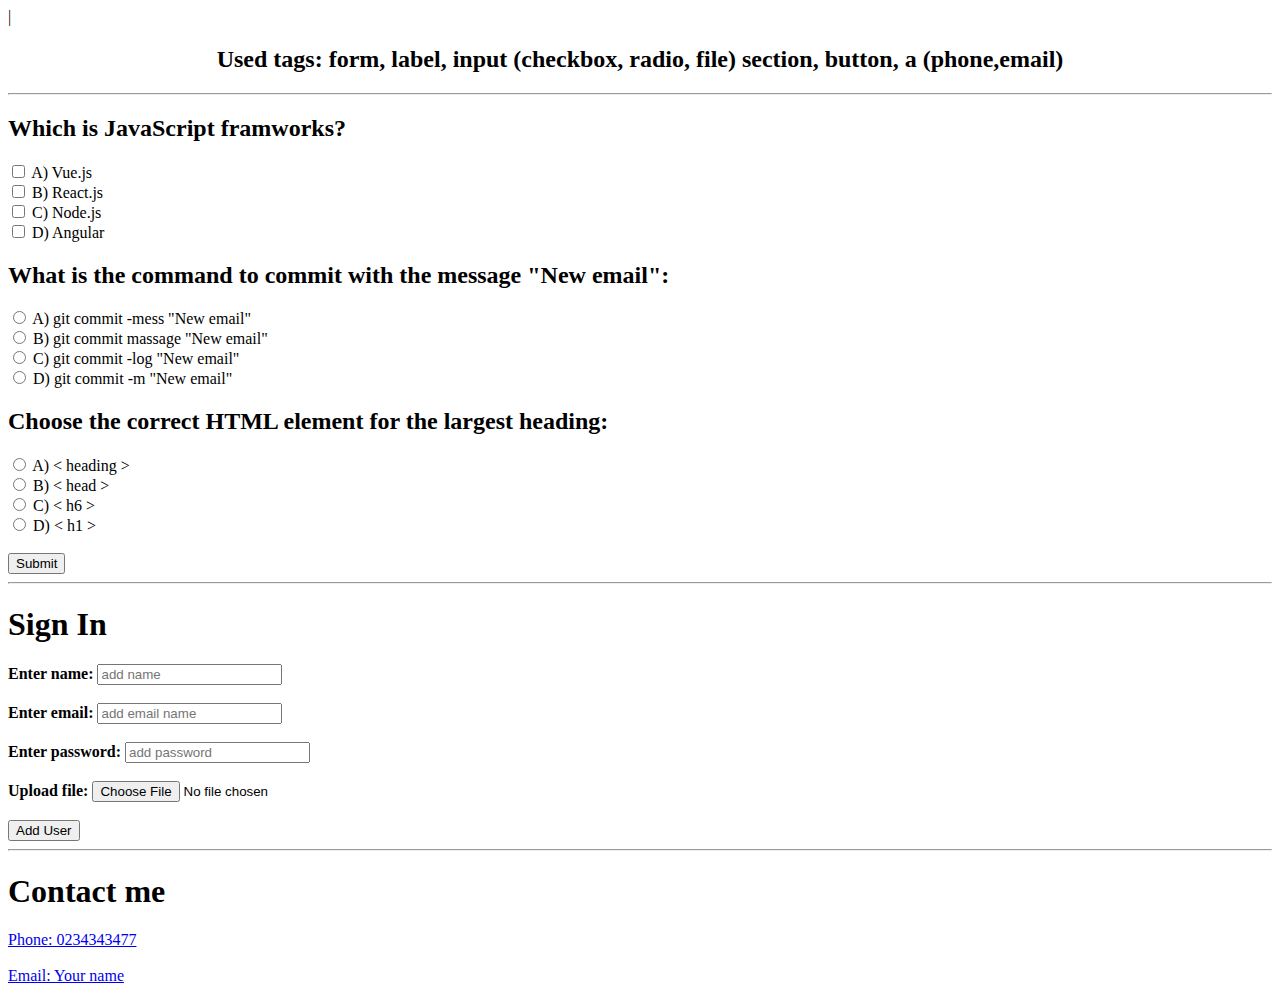
<file: 03.HTML-Form/index.html>
<!DOCTYPE html>
<html lang="en">
  <head>
    <meta charset="UTF-8" />
    <meta http-equiv="X-UA-Compatible" content="IE=edge" />
    <meta name="viewport" content="width=device-width, initial-scale=1.0" />
    <title>New Work</title>
  </head>

  |<head>
    <h2>
      <center>
        Used tags: form, label, input (checkbox, radio, file) section, button, a
        (phone,email)
      </center>
    </h2>
  </head>
  <hr />

  <body>
    <section class="sec1">
      <form>
        <h2>Which is JavaScript framworks?</h2>
        <input type="checkbox" id="1" />
        <label for="1">A) Vue.js</label>
        <br />
        <input type="checkbox" id="2" />
        <label for="2">B) React.js</label>
        <br />
        <input type="checkbox" id="3" />
        <label for="3">C) Node.js</label>
        <br />
        <input type="checkbox" id="4" />
        <label for="4">D) Angular</label>
        <br />
      </form>
      <form>
        <h2>What is the command to commit with the message "New email":</h2>
        <input type="radio" id="a" name="t" />
        <label for="a">A) git commit -mess "New email"</label>
        <br />
        <input type="radio" id="b" name="t" />
        <label for="b">B) git commit massage "New email"</label>
        <br />
        <input type="radio" id="c" name="t" />
        <label for="c">C) git commit -log "New email"</label>
        <br />
        <input type="radio" id="d" name="t" />
        <label for="d">D) git commit -m "New email"</label>
        <br />
      </form>
      <form>
        <h2>Choose the correct HTML element for the largest heading:</h2>
        <input type="radio" id="j" name="t" />
        <label for="j">A) < heading > </label>
        <br />
        <input type="radio" id="o" name="t" />
        <label for="o">B) < head > </label>
        <br />
        <input type="radio" id="x" name="t" />
        <label for="x">C) < h6 ></label>
        <br />
        <input type="radio" id="r" name="t" />
        <label for="r">D) < h1 ></label>
        <br />
        <br />

        <button type="submit">Submit</button>
      </form>
    </section>
    <hr />
    <section class="sec2">
      <form>
        <h1>Sign In</h1>
        <label for="g" placeholder="name email adress"
          ><b>Enter name:</b></label
        >
        <input type="text" placeholder="add name" id="g" />
        <br />
        <br />
        <label for="q" placeholder="name email adress"
          ><b>Enter email:</b></label
        >
        <input type="email" placeholder="add email name" id="q" />
        <br />
        <br />
        <label for="y" placeholder="name email adress"
          ><b>Enter password:</b></label
        >
        <input type="password" placeholder="add password" id="y" />
        <br />
        <br />
        <label for="s" type="file"><b>Upload file:</b></label>
        <input type="file" id="s" required />
        <br />
        <br />
        <button type="submit">Add User</button>
      </form>
    </section>
    <hr />
    <section class="sec3">
      <form>
        <h1><b>Contact me</b></h1>
        <a href="tel:+0234343477">Phone: 0234343477</a>
        <br />
        <br />
        <a href="mailto:">Email: Your name</a>
      </form>
    </section>
  </body>
</html>
</file>
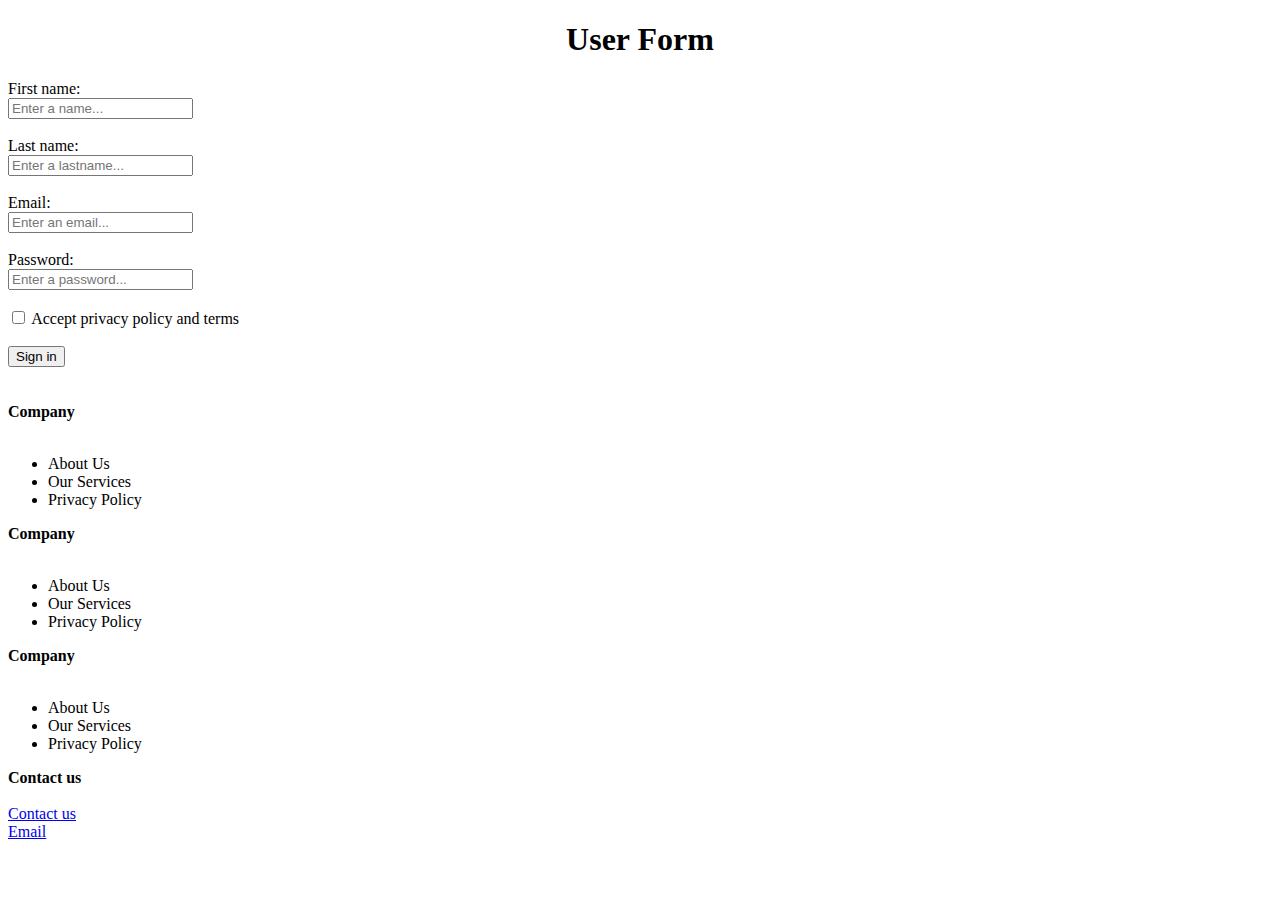
<file: 04.HTML_GitHub/index.html>
<!DOCTYPE html>
<html lang="en">
  <head>
    <meta charset="UTF-8" />
    <meta http-equiv="X-UA-Compatible" content="IE=edge" />
    <meta name="viewport" content="width=device-width, initial-scale=1.0" />
    <title>Practis</title>
  </head>
  <body>
    <section>
        <center><h1>User Form</h1></center>
        <div>
            <form action="./what.html">
            <label for="e">First name:</label>
            <br>
            <input type="name" placeholder="Enter a name..." id="e" required minlength="3" maxlength="250">
            <br><br>
            <label for="g">Last name:</label>
            <br>
            <input type="name" placeholder="Enter a lastname..." id="g" required minlength="3" maxlength="250">
            <br><br>
            <label for="t">Email:</label>
            <br>
            <input type="email" placeholder="Enter an email..." id="t" required minlength="3" maxlength="250">
            <br><br>
            <label for="a">Password:</label>
            <br>
            <input type="password" placeholder="Enter a password..." id="a" required minlength="3" maxlength="250">
            <br><br>
            <input type="checkbox" required id="b">
            <label for="b">Accept privacy policy and terms</label>
            <br><br>
            <button type="submit">Sign in</button>
        </form>
    </div>
    </section>
    <br><br>
    <footer style="background-color: solid black;">
        <label><b>Company</b></label>
        <br><br>
        <ul>
            <li> About Us </li>
            <li> Our Services </li>
            <li> Privacy Policy </li>
        </ul>
        <label><b>Company</b></label>
        <br><br>
        <ul>
            <li> About Us </li>
            <li> Our Services </li>
            <li> Privacy Policy </li>
        </ul>
        <label><b>Company</b></label>
        <br><br>
        <ul>
            <li> About Us </li>
            <li> Our Services </li>
            <li> Privacy Policy </li>
        </ul>
        <label><b>Contact us </b></label>
        <br><br>
        <a href="tel:+994">Contact us </a>
        <br>
        <a href="mailto">Email</a>
    </footer>
     
    
  </body>
</html>
</file>
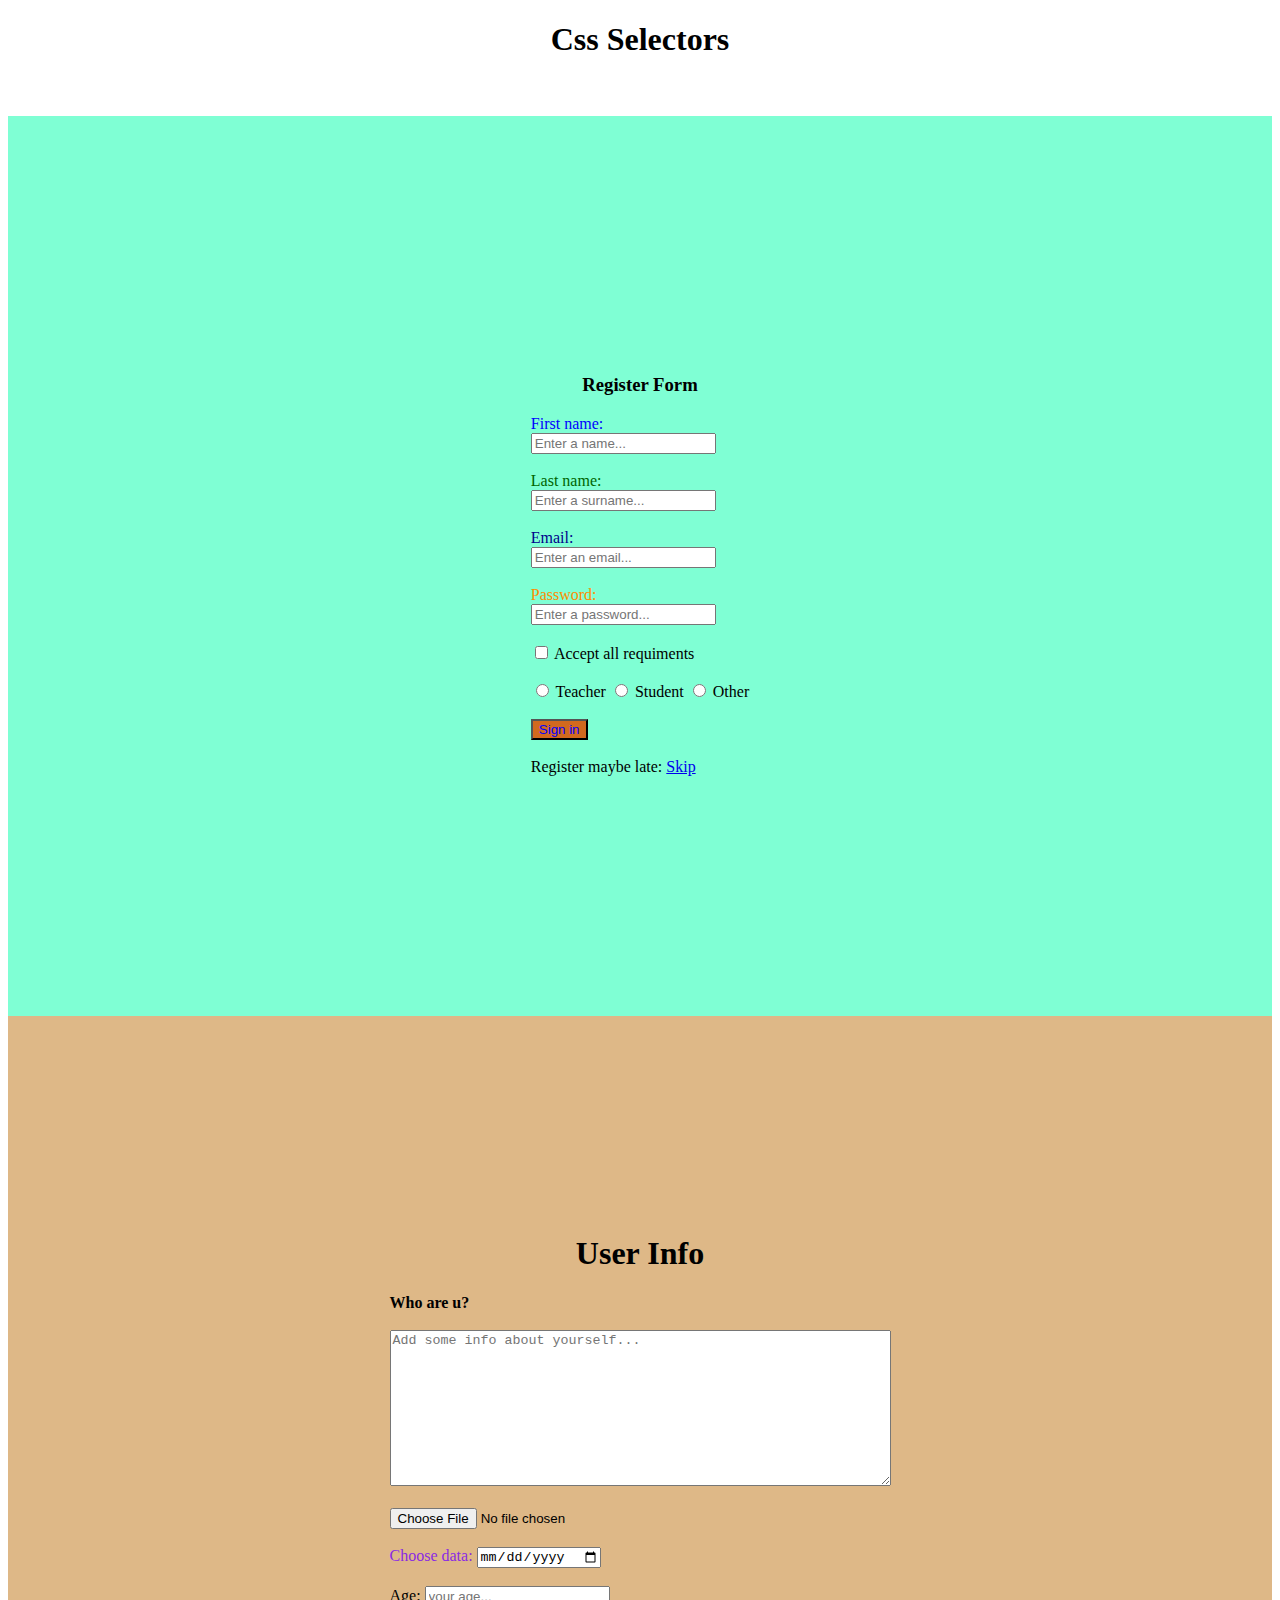
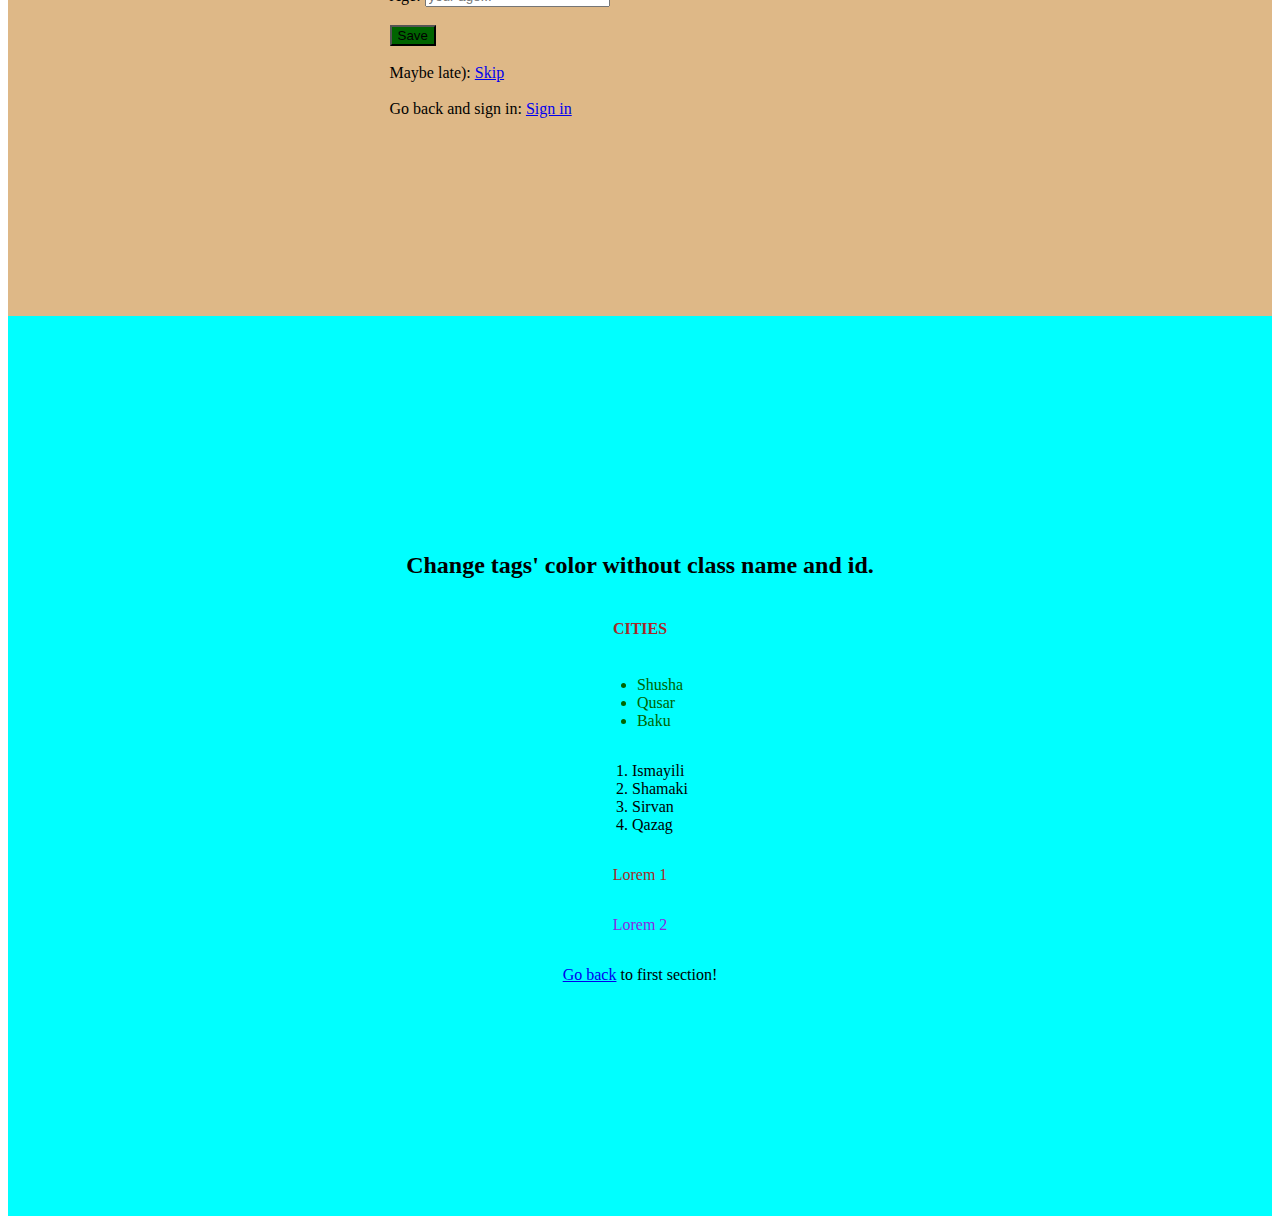
<file: 06.CSS-Selector/index.html>
<!DOCTYPE html>
<html lang="en">
  <head>
    <meta charset="UTF-8" />
    <meta http-equiv="X-UA-Compatible" content="IE=edge" />
    <meta name="viewport" content="width=device-width, initial-scale=1.0" />
    <title>Css Selectors</title>
    <style>
      h1 {
        text-align: center;
      }
      h3 {
        text-align: center;
      }
      #sec1 {
        background-color: aquamarine;
        display: flex;
        justify-content: center;
        align-items: center;
        height: 100vh;
      }
      #sec2 {
        background-color: burlywood;
        display: flex;
        justify-content: center;
        align-items: center;
        height: 100vh;
      }
      #sec3 {
        background-color: cyan;
        display: flex;
        justify-content: center;
        align-items: center;
        flex-direction: column;
        height: 100vh;
      }
      button:hover {
        background-color: red !important;
        color: coral !important;
      }
    </style>
  </head>

  <body>
    <h1>Css Selectors</h1>
    <br /><br />
    <section id="sec1">
      <form action="">
        <h3>Register Form</h3>
        <label for="firstname" style="color: blue">First name:</label>
        <br />
        <input
          type="text"
          name=""
          id="firstname"
          placeholder="Enter a name..."
          required
        />
        <br />
        <br />
        <label for="lastname" style="color: darkgreen">Last name:</label>
        <br />
        <input
          type="text"
          name=""
          id="lastname"
          placeholder="Enter a surname..."
          required
        />
        <br />
        <br />
        <label for="email" style="color: darkblue">Email:</label>
        <br />
        <input
          type="email"
          name=""
          id="email"
          placeholder="Enter an email..."
          required
        />
        <br />
        <br />
        <label for="password" style="color: darkorange">Password:</label>
        <br />
        <input
          type="password"
          name=""
          id="password"
          placeholder="Enter a password..."
          required
        />
        <br /><br />
        <input type="checkbox" name="" id="accept" required />
        <label for="accept">Accept all requiments</label>
        <br />
        <br />
        <input
          style="accent-color: red"
          type="radio"
          name="st"
          id="teacher"
          required
        />
        <label for="teacher">Teacher</label>
        <input
          style="accent-color: red"
          type="radio"
          name="st"
          id="Student"
          required
        />
        <label for="student">Student</label>
        <input
          style="accent-color: red"
          type="radio"
          name="st"
          id="Other"
          required
        />
        <label for="other">Other</label>
        <br /><br />
        <button type="submit" style="background-color: chocolate; color: blue">
          Sign in
        </button>
        <br /><br />
        <label for="">Register maybe late:</label>
        <a href="#sec2"> Skip</a>
      </form>
    </section>
    <section id="sec2">
      <form action="">
        <h1>User Info</h1>
        <label for="textt"><b>Who are u?</b></label>
        <br /><br />
        <textarea
          name="textt"
          id="textt"
          cols="60"
          rows="10"
          placeholder="Add some info about yourself..."
        ></textarea>
        <br /><br />
        <input type="file" name="" id="" required />
        <br /><br />
        <label for="data" style="color: blueviolet">Choose data:</label>
        <input type="date" name="" id="data" required />
        <br /><br />
        <label for="age">Age:</label>
        <input
          type="number"
          name=""
          id="age"
          placeholder="your age..."
          required
        />
        <br /><br />
        <button type="submit" style="color: black; background-color: darkgreen">
          Save
        </button>
        <br /><br />
        <label for="">Maybe late):</label>
        <a href="#sec3">Skip</a>
        <br /><br />
        <label for=""> Go back and sign in:</label>
        <a href="#sec1">Sign in</a>
      </form>
    </section>
    <section id="sec3">
      <h2>Change tags' color without class name and id.</h2>

      <h4 style="color: brown">CITIES</h4>
      <ul style="color: darkgreen">
        <li>Shusha</li>
        <li>Qusar</li>
        <li>Baku</li>
      </ul>
      <ol>
        <li>Ismayili</li>
        <li>Shamaki</li>
        <li>Sirvan</li>
        <li>Qazag</li>
      </ol>
      <p style="color: brown">Lorem 1</p>
      <p style="color: blueviolet">Lorem 2</p>
      <p><a href="#sec1">Go back</a> to first section!</p>
    </section>
  </body>
</html>
</file>
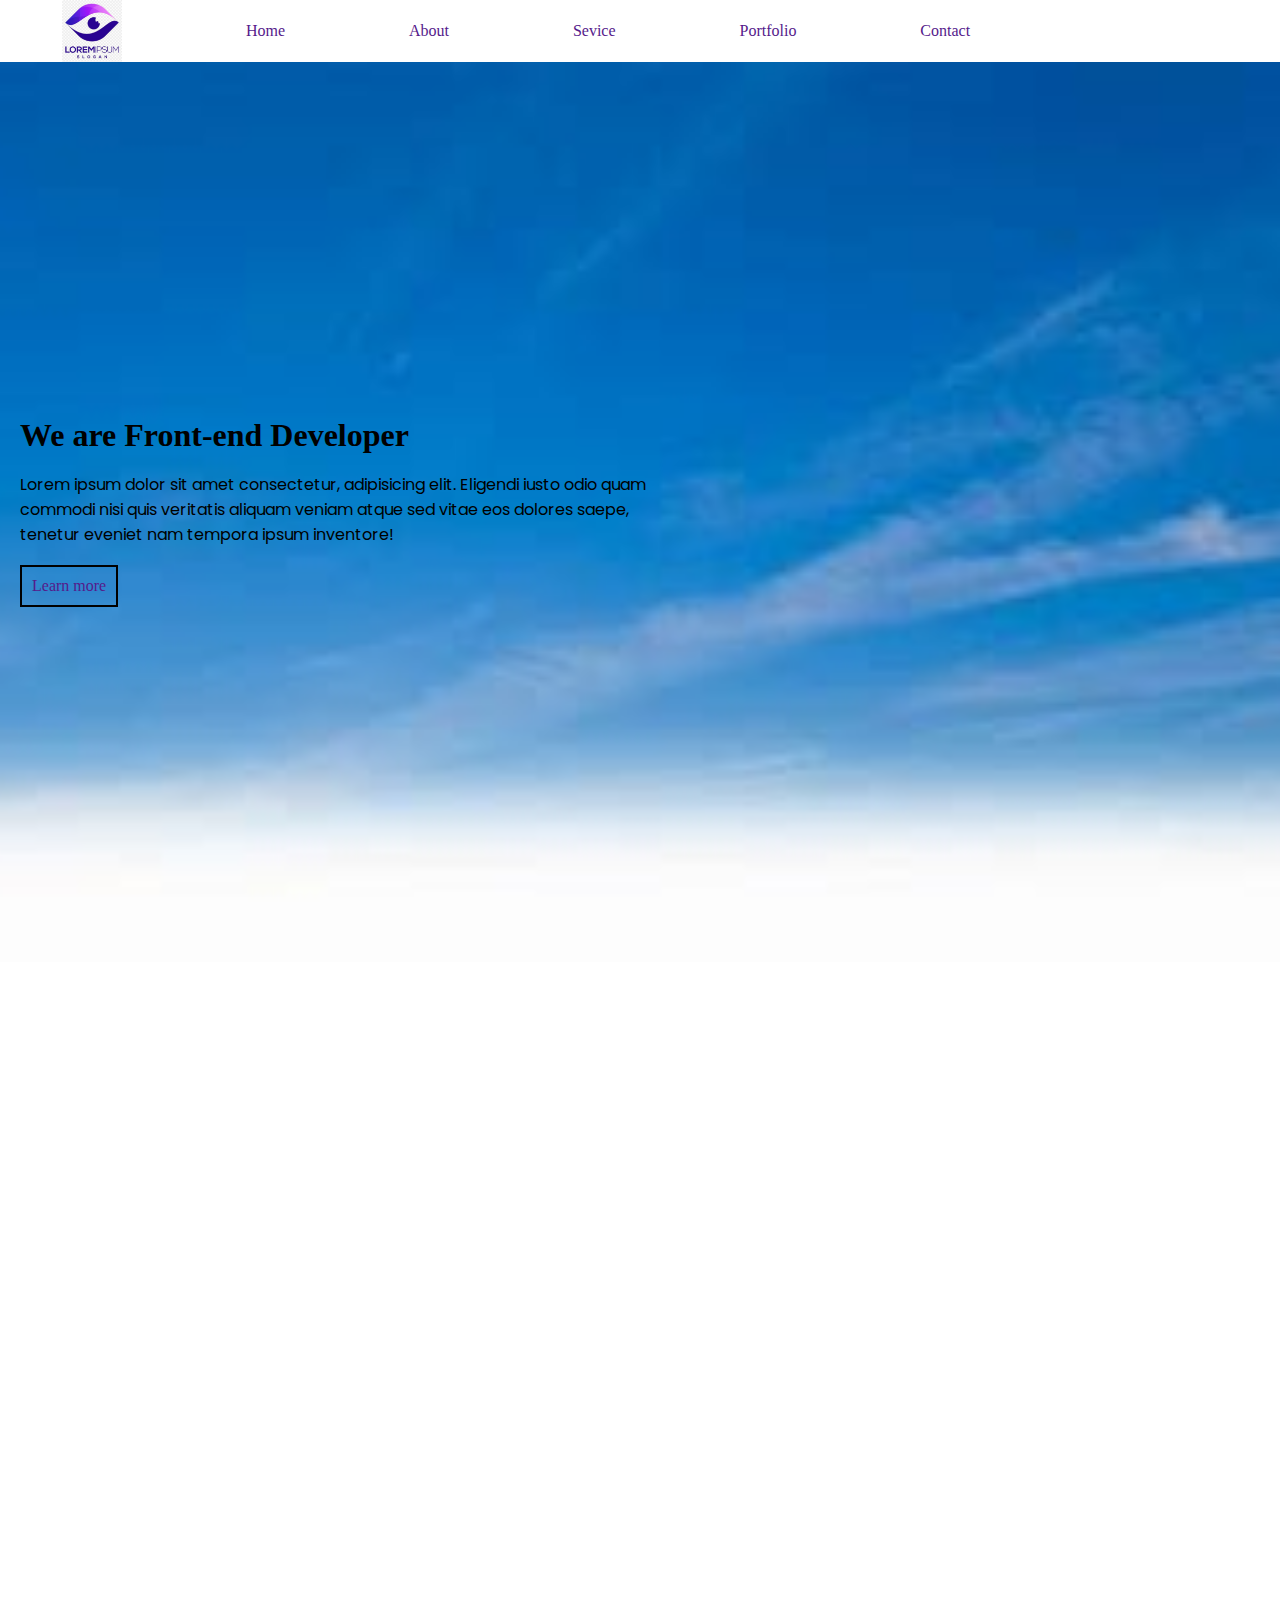
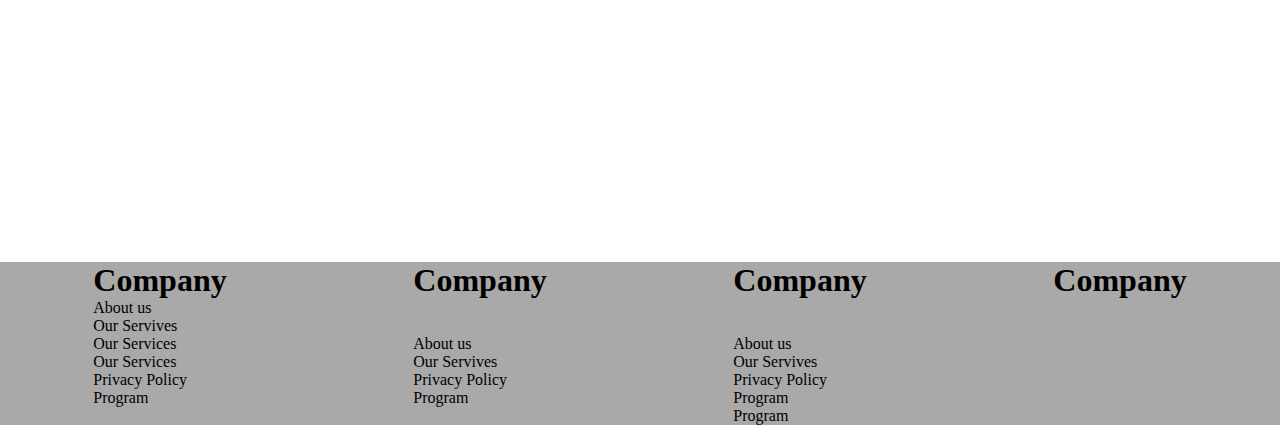
<file: 07.CSS-Box-Model/index.html>
<!DOCTYPE html>
<html lang="en">
  <head>
    <meta charset="UTF-8" />
    <meta http-equiv="X-UA-Compatible" content="IE=edge" />
    <meta name="viewport" content="width=device-width, initial-scale=1.0" />
    <link rel="preconnect" href="https://fonts.googleapis.com" />
    <link rel="preconnect" href="https://fonts.gstatic.com" crossorigin />
    <link
      href="https://fonts.googleapis.com/css2?family=Poppins:wght@100&display=swap"
      rel="stylesheet"
    />
    <link
      rel="stylesheet"
      href="https://cdnjs.cloudflare.com/ajax/libs/font-awesome/6.3.0/css/all.min.css"
      integrity="sha512-SzlrxWUlpfuzQ+pcUCosxcglQRNAq/DZjVsC0lE40xsADsfeQoEypE+enwcOiGjk/bSuGGKHEyjSoQ1zVisanQ=="
      crossorigin="anonymous"
      referrerpolicy="no-referrer"
    />
    <title>Lorem</title>
    <link rel="stylesheet" href="./style.css" />
  </head>
  <body>
    <header id="head1">
      <nav>
        <ul>
          <img src="./image/OIP.jfif" alt="logo" width="60px" />
          <li><a href="">Home</a></li>
          <li><a href="">About</a></li>
          <li><a href="">Sevice</a></li>
          <li><a href="">Portfolio</a></li>
          <li><a href="">Contact</a></li>
          <li>
            <a href=""><i class="fa-solid fa-phone"></i></a>
          </li>
          <li>
            <a href=""><i class="fa-solid fa-envelope"></i></a>
          </li>
        </ul>
      </nav>
      <div class="bg-img">
        <div class="text">
          <h1>We are Front-end Developer</h1>
          <br />
          <p>
            Lorem ipsum dolor sit amet consectetur, adipisicing elit. Eligendi
            iusto odio quam commodi nisi quis veritatis aliquam veniam atque sed
            vitae eos dolores saepe, tenetur eveniet nam tempora ipsum
            inventore!
          </p>
          <br />
          <a id="learnma" href="">Learn more</a>
        </div>
      </div>
    </header>

    <section id="sec2"></section>
    <footer>
      <div id="div1">
        <h1>Company</h1>

        <ul>
          <li>About us</li>
          <li>Our Servives</li>
          <li>Our Services</li>
          <li>Our Services</li>
          <li>Privacy Policy</li>
          <li>Program</li>
        </ul>
      </div>
      <div id="div2">
        <h1>Company</h1>
        <br /><br />
        <ul>
          <li>About us</li>
          <li>Our Servives</li>
          <li>Privacy Policy</li>
          <li>Program</li>
        </ul>
      </div>
      <div id="div3">
        <h1>Company</h1>
        <br />
        <br />
        <ul>
          <li>About us</li>
          <li>Our Servives</li>
          <li>Privacy Policy</li>
          <li>Program</li>
          <li>Program</li>
        </ul>
      </div>
      <div id="div4">
        <h1>Company</h1>
        <br /><br />
        <ul id="ul1">
          <li>
            <a href=""><i class="fa-brands fa-facebook"></i></a>
          </li>
          <li>
            <a href=""><i class="fa-brands fa-twitter"></i></a>
          </li>
          <li>
            <a href=""><i class="fa-brands fa-instagram"></i></a>
          </li>
          <li>
            <a href=""><i class="fa-brands fa-invision"></i></a>
          </li>
        </ul>
      </div>
    </footer>
  </body>
</html>
</file>
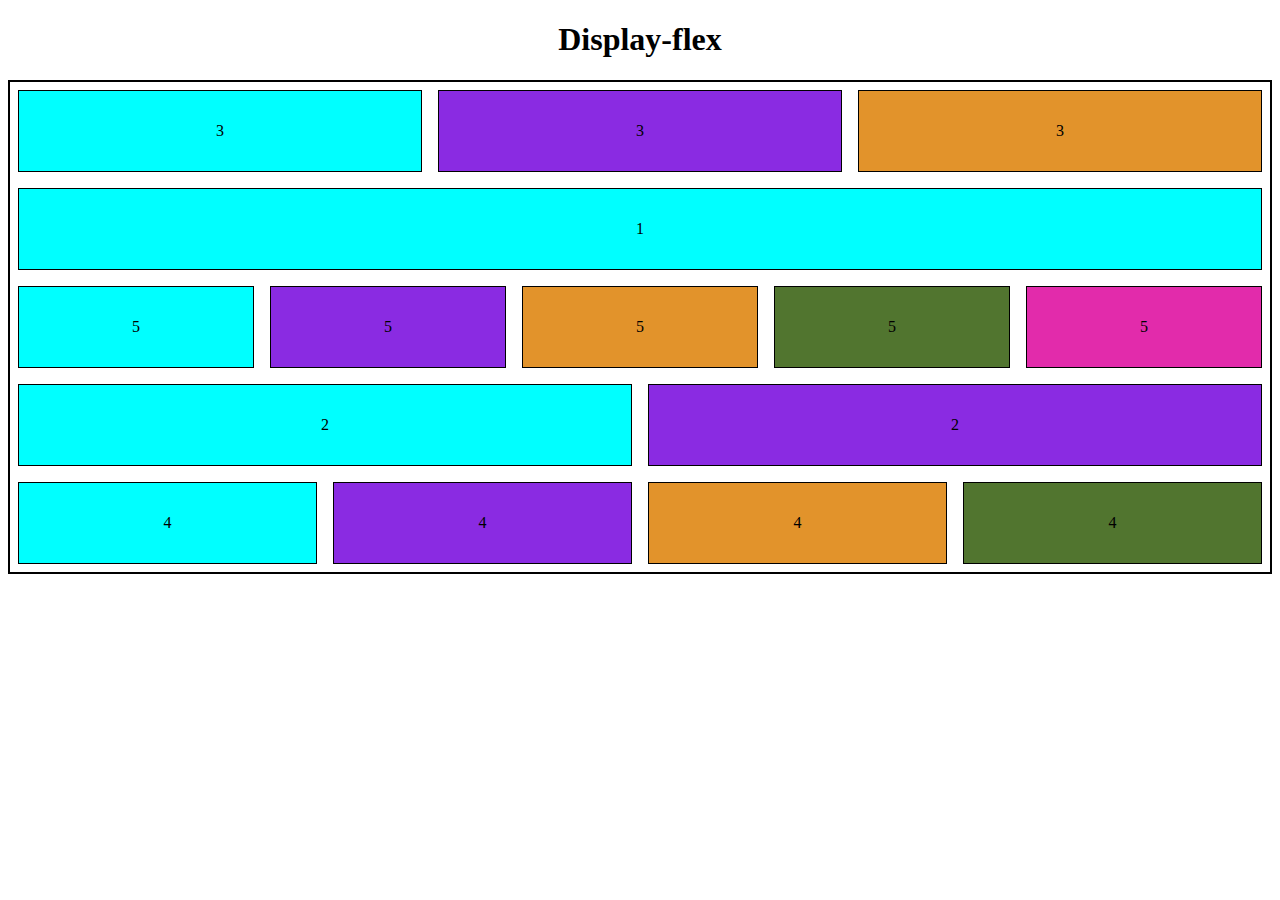
<file: 08.CSS-display-Flex/index.html>
<!DOCTYPE html>
<html lang="en">
  <head>
    <meta charset="UTF-8" />
    <meta http-equiv="X-UA-Compatible" content="IE=edge" />
    <meta name="viewport" content="width=device-width, initial-scale=1.0" />
    <title>Display-flex</title>
    <link rel="stylesheet" href="style.css" />
  </head>
  <body>
    <h1>Display-flex</h1>
    <section class="sec1">
        <div class="colordiv">
          <div class="first">3</div>
          <div class="first">3</div>
          <div class="first">3</div>
        </div>
        <div class="colordiv">
          <div class="first">1</div>
        </div>
        <div class="colordiv">
          <div class="first">5</div>
          <div class="first">5</div>
          <div class="first">5</div>
          <div class="first">5</div>
          <div class="first">5</div>
        </div>
        <div class="colordiv">
          <div class="first">2</div>
          <div class="first">2</div>
        </div>
        <div class="colordiv">
          <div class="first">4</div>
          <div class="first">4</div>
          <div class="first">4</div>
          <div class="first">4</div>
        </div>
    
    </section>
  </body>
</html>
</file>
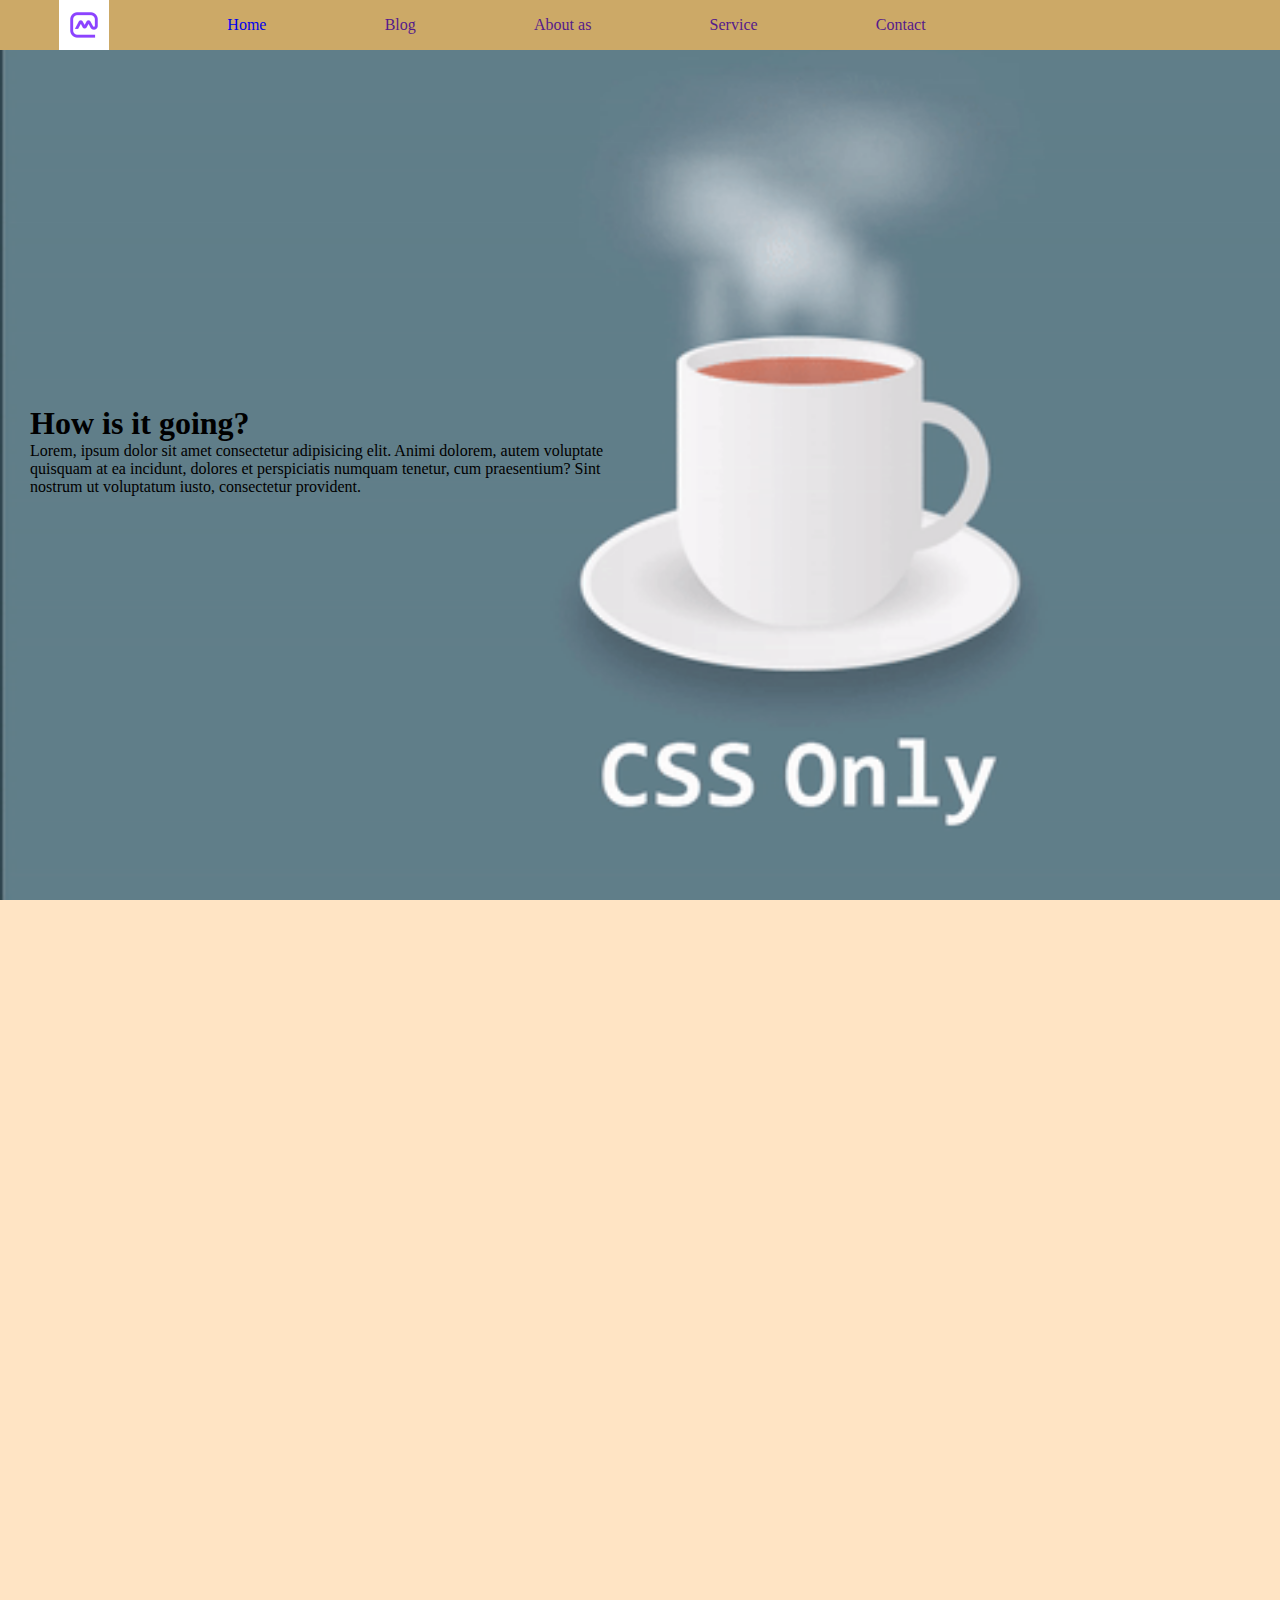
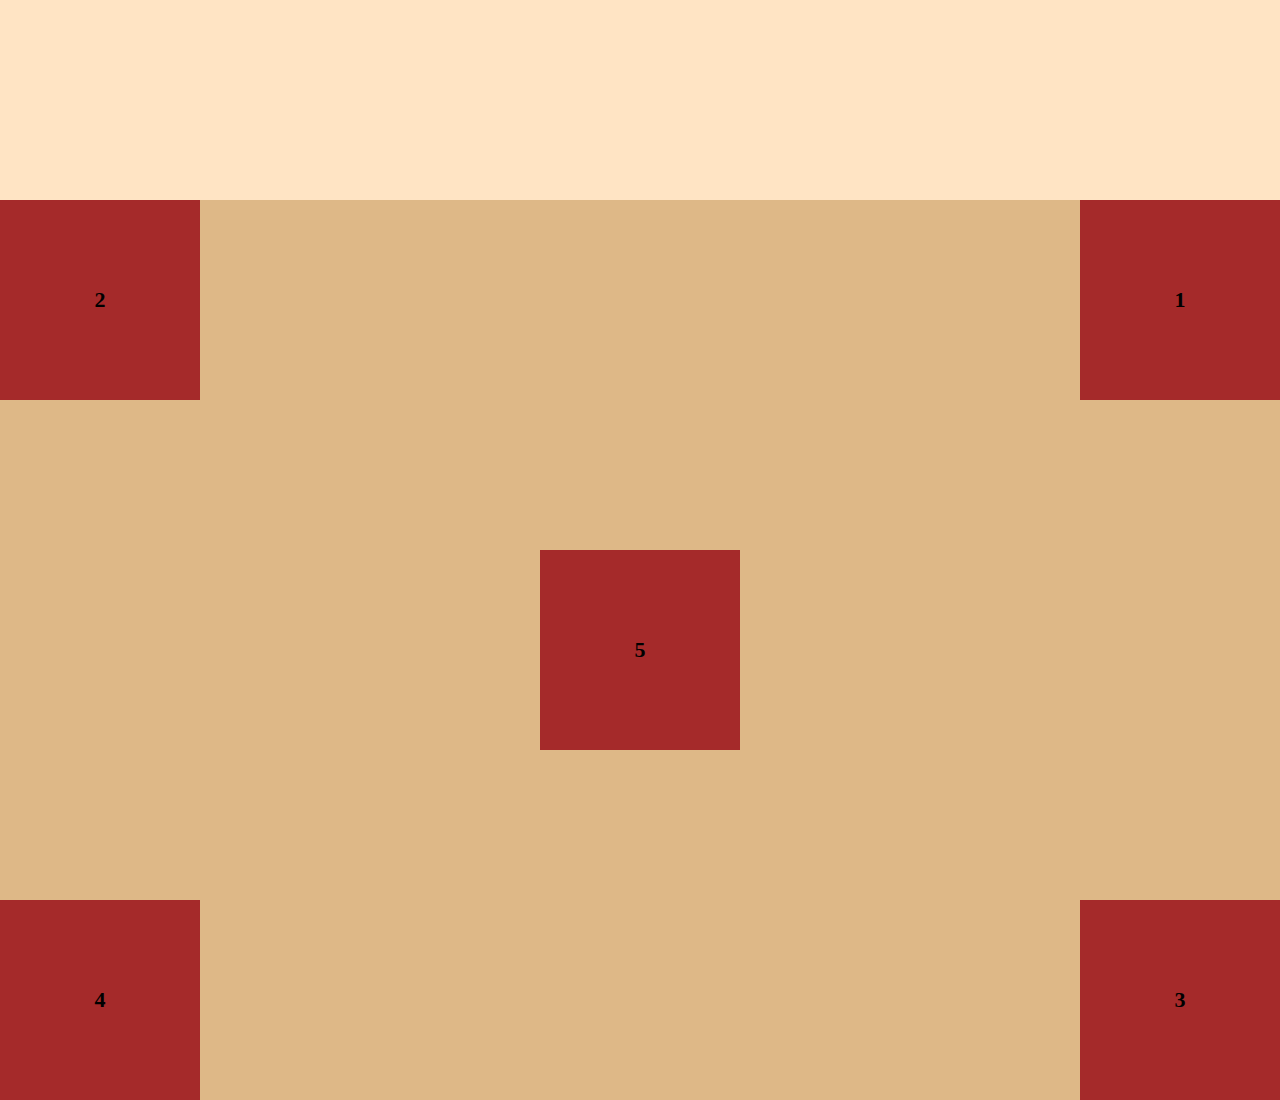
<file: 09.Layout-Position/index.html>
<!DOCTYPE html>
<html lang="en">
  <head>
    <meta charset="UTF-8" />
    <meta http-equiv="X-UA-Compatible" content="IE=edge" />
    <meta name="viewport" content="width=device-width, initial-scale=1.0" />
    <title>site15</title>
    <link rel="stylesheet" href="style.css" />
    <link
      rel="stylesheet"
      href="https://cdnjs.cloudflare.com/ajax/libs/font-awesome/6.3.0/css/all.min.css"
      integrity="sha512-SzlrxWUlpfuzQ+pcUCosxcglQRNAq/DZjVsC0lE40xsADsfeQoEypE+enwcOiGjk/bSuGGKHEyjSoQ1zVisanQ=="
      crossorigin="anonymous"
      referrerpolicy="no-referrer"
    />
  </head>
  <body>
    <header>
      <nav>
        <ul>
          <img src="./image/logo1.png" alt="logo" />
          <li><a href="3">Home</a></li>
          <li><a href="">Blog</a></li>
          <li><a href="">About as</a></li>
          <li><a href="">Service</a></li>
          <li><a href="">Contact</a></li>
          <li>
            <a href=""
              ><i class="fa-solid fa-magnifying-glass"
                ><input
                  class="Search"
                  type="text" /></i
            ></a>
          </li>
        </ul>
      </nav>
    </header>
    <section id="sec1">
      <div class="info">
        <h1>How is it going?</h1>
        <p>
          Lorem, ipsum dolor sit amet consectetur adipisicing elit. Animi
          dolorem, autem voluptate quisquam at ea incidunt, dolores et
          perspiciatis numquam tenetur, cum praesentium? Sint nostrum ut
          voluptatum iusto, consectetur provident.
        </p>
      </div>
    </section>
    <section id="sec2"></section>
    <section id="sec3">
      <div class="box box1">1</div>
      <div class="box box2">2</div>
      <div class="box box3">3</div>
      <div class="box box4">4</div>
      <div class="box box5">5</div>
    </section>
  </body>
</html>
</file>
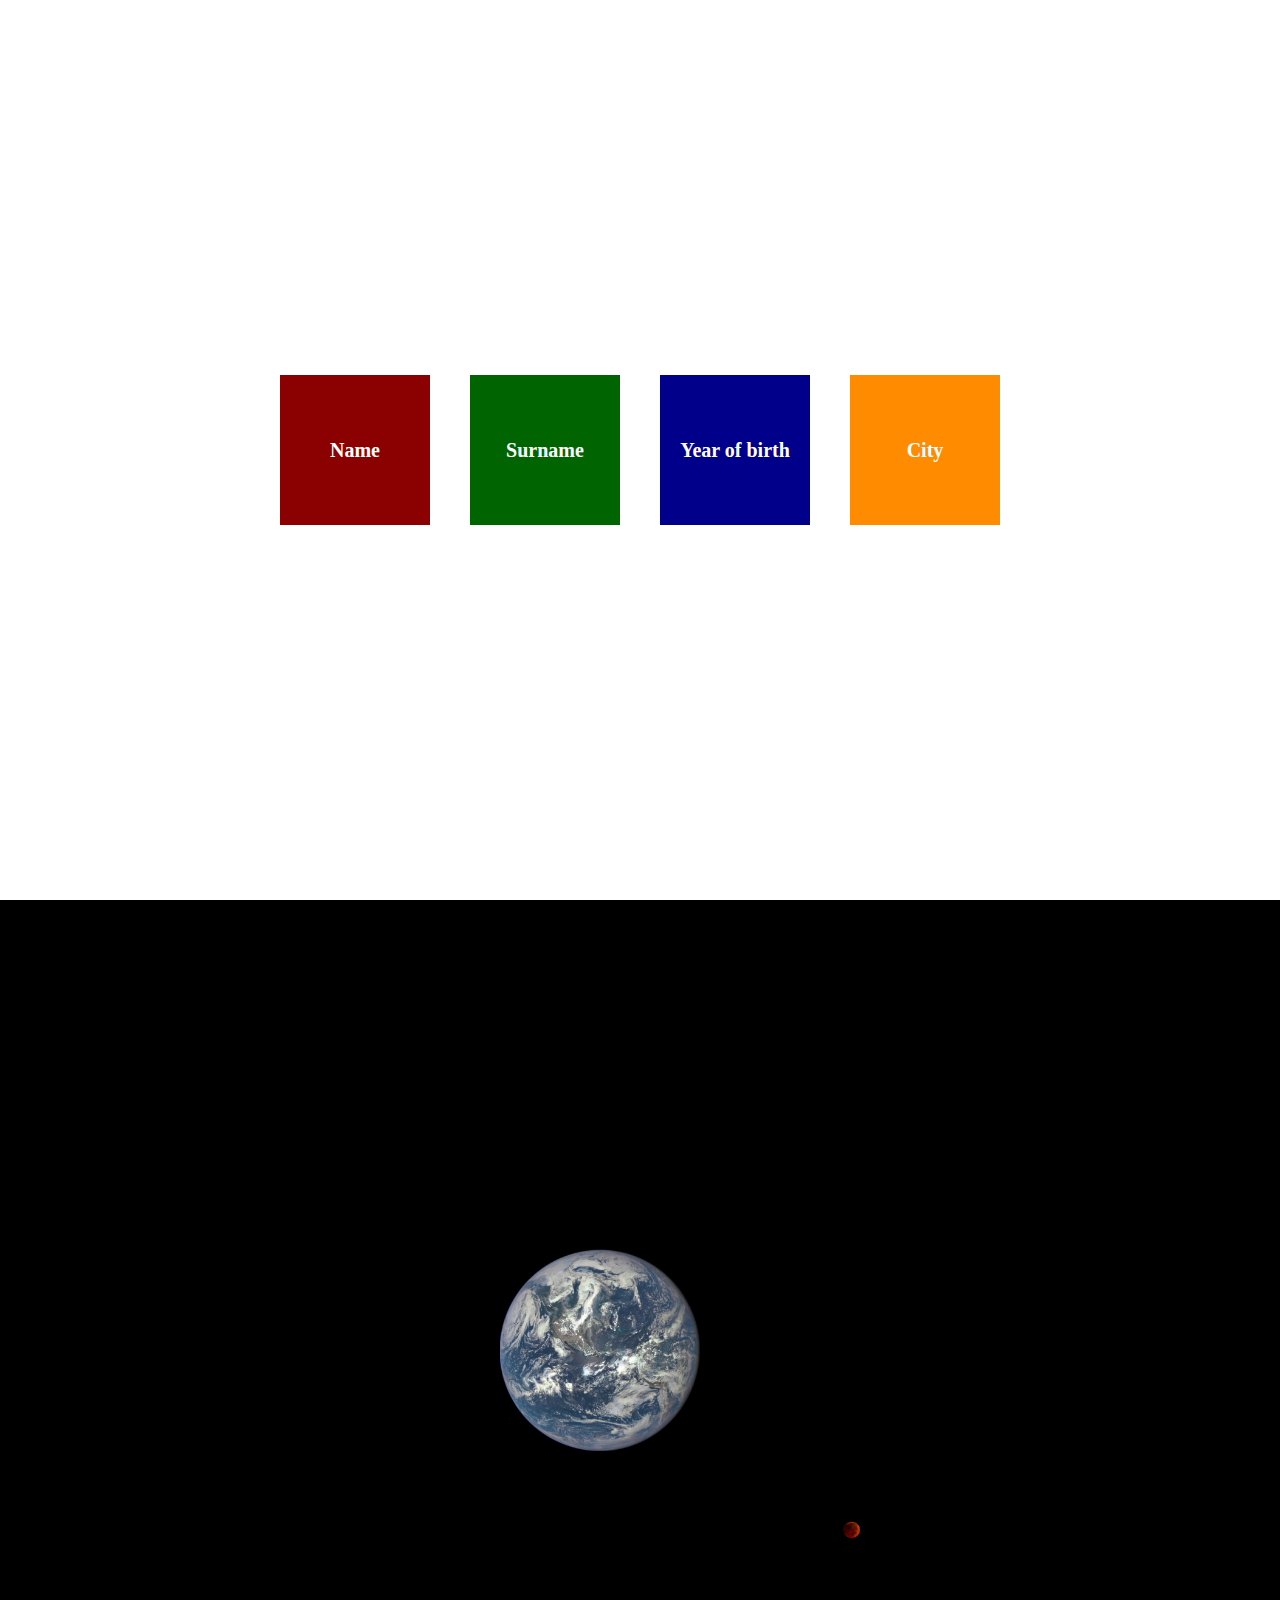
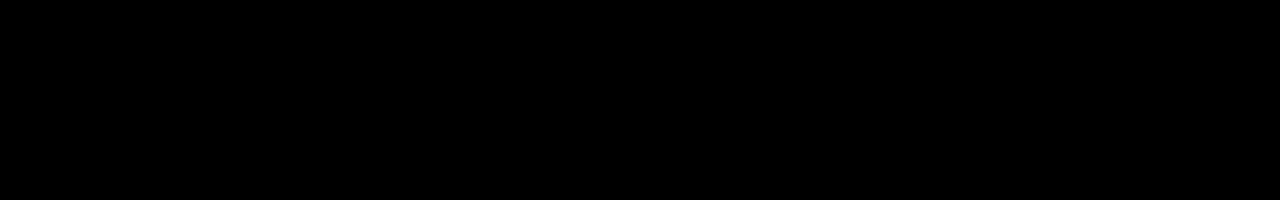
<file: 13.Transform-Animation/index.html>
<!DOCTYPE html>
<html lang="en">
  <head>
    <meta charset="UTF-8" />
    <meta http-equiv="X-UA-Compatible" content="IE=edge" />
    <meta name="viewport" content="width=device-width, initial-scale=1.0" />
    <link rel="stylesheet" href="./style.css" />
    <title>Document</title>
  </head>
  <body>
    <div class="container">
      <div class="box box1">
        <h4>Name</h4>
        <span>Fidan</span>
      </div>
      <div class="box box2">
        <h4>Surname</h4>
        <span>Asadova</span>
      </div>
      <div class="box box3">
        <h4>Year of birth</h4>
        <span>2002</span>
      </div>
      <div class="box box4">
        <h4>City</h4>
        <span>Ganja</span>
      </div>
    </div>
    <section class="sec1">
      <div class="bg rotate-bg-yer">
        <img class="yer rotate-bg-yer" src="./image/yer.jpeg" alt="" />
        <img class="mars" src="./image/mars.jpeg" alt="" />
      </div>
    </section>
  </body>
</html>
</file>
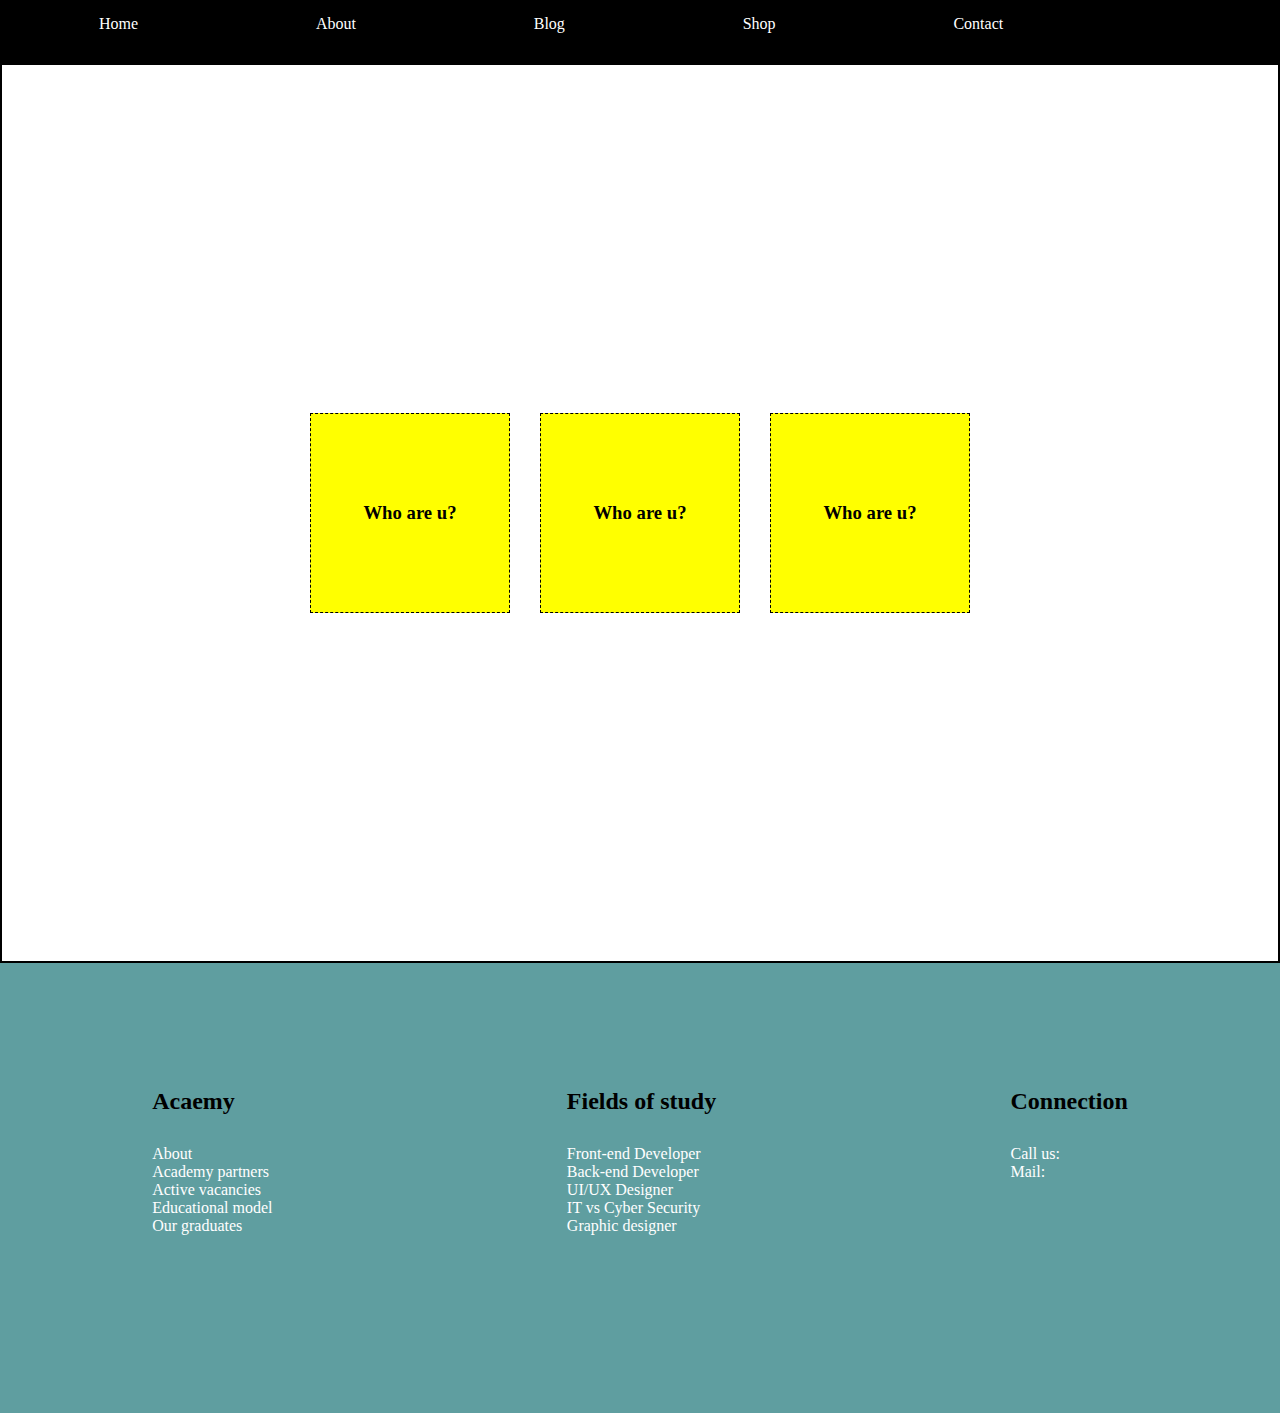
<file: 14.SAS-SCSS/index.html>
<!DOCTYPE html>
<html lang="en">
  <head>
    <meta charset="UTF-8" />
    <meta http-equiv="X-UA-Compatible" content="IE=edge" />
    <meta name="viewport" content="width=device-width, initial-scale=1.0" />
    <link
      rel="stylesheet"
      href="https://cdnjs.cloudflare.com/ajax/libs/font-awesome/6.4.0/css/all.min.css"
      integrity="sha512-iecdLmaskl7CVkqkXNQ/ZH/XLlvWZOJyj7Yy7tcenmpD1ypASozpmT/E0iPtmFIB46ZmdtAc9eNBvH0H/ZpiBw=="
      crossorigin="anonymous"
      referrerpolicy="no-referrer"
    />
    <link rel="stylesheet" href="./scss/main.css" />
    <title>Document</title>
  </head>
  <body>
    <header>
      <nav>
        <ul>
          <li><a href="">Home</a></li>
          <li><a href="">About</a></li>
          <li><a href="">Blog</a></li>
          <li><a href="">Shop</a></li>
          <li><a href="">Contact</a></li>
          <li>
            <a href=""><i class="fa-solid fa-basket-shopping"></i></a>
          </li>
        </ul>
      </nav>
    </header>
    <section>
      <div class="boxes">
        <div class="box box1"><h3>Who are u?</h3></div>
        <div class="box box2"><h3>Who are u?</h3></div>
        <div class="box box3"><h3>Who are u?</h3></div>
      </div>
    </section>
    <footer>
      <div class="academy">
        <h2>Acaemy</h2>
        <ul>
          <li><a href="">About</a></li>
          <li><a href="">Academy partners</a></li>
          <li><a href="">Active vacancies</a></li>
          <li><a href="">Educational model</a></li>
          <li><a href="">Our graduates</a></li>
        </ul>
      </div>
      <div class="academy">
        <h2>Fields of study</h2>
        <ul>
          <li><a href="">Front-end Developer</a></li>
          <li><a href="">Back-end Developer</a></li>
          <li><a href="">UI/UX Designer</a></li>
          <li><a href="">IT vs Cyber Security</a></li>
          <li><a href="">Graphic designer</a></li>
        </ul>
      </div>
      <div class="academy">
        <h2>Connection</h2>
        <ul>
          <li>
            <a href=""
              >Call us: <i class="fa-solid fa-phone-volume fa-beat-fade"></i
            ></a>
          </li>
          <li>
            <a href=""
              >Mail: <i class="fa-regular fa-envelope fa-beat-fade"></i
            ></a>
          </li>
        </ul>
      </div>
    </footer>
  </body>
</html>
</file>
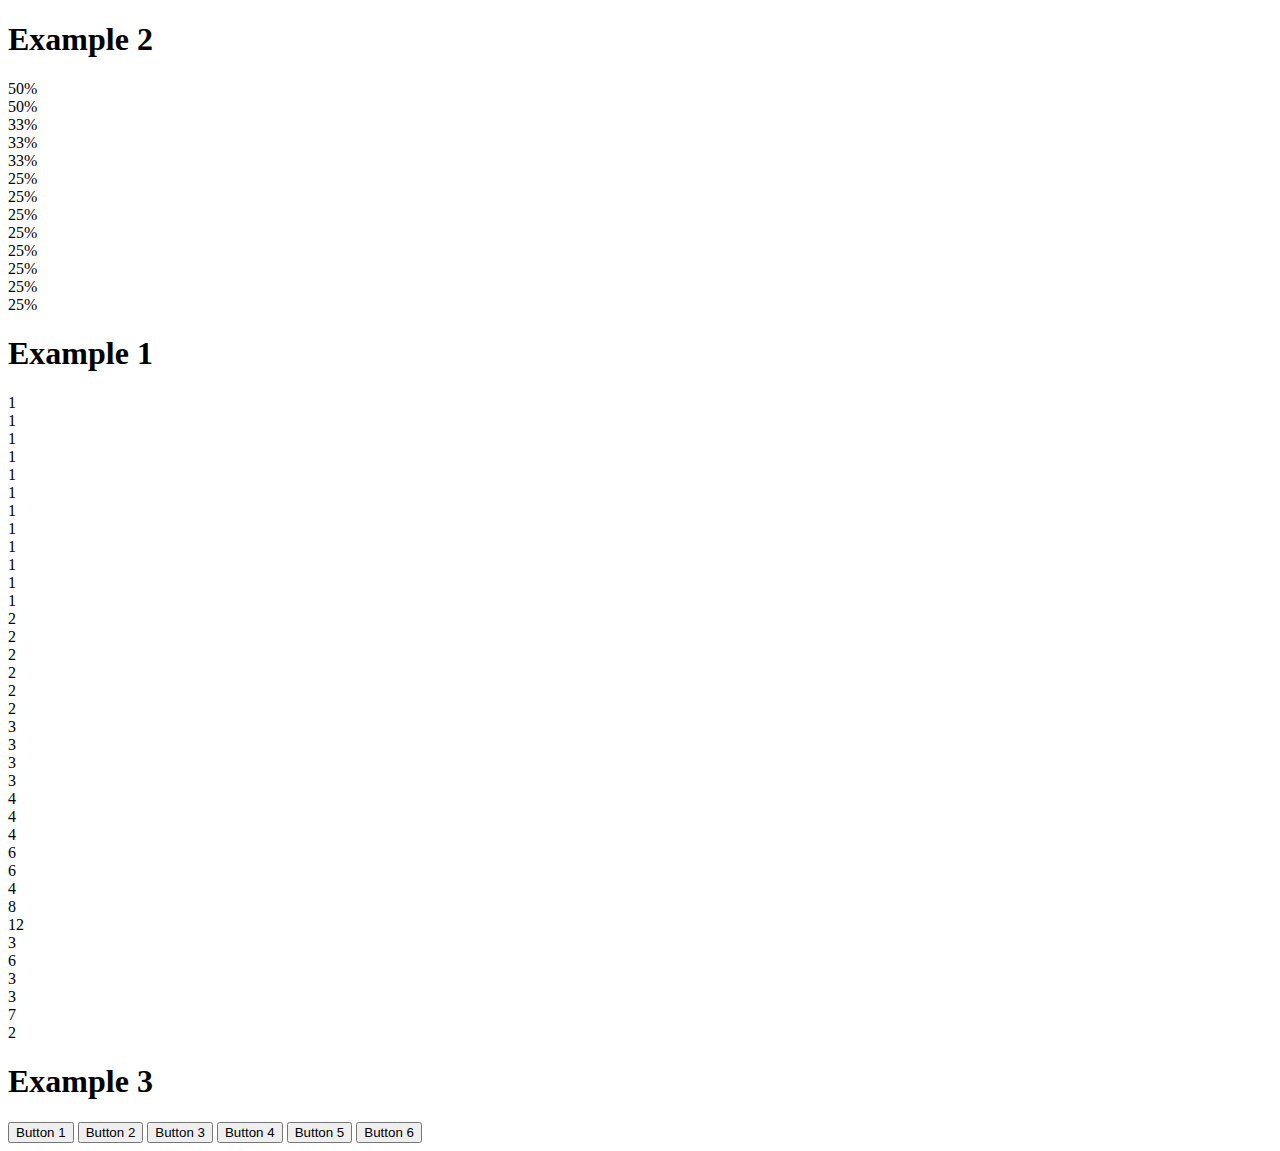
<file: 15.bootstrap/index.html>
<!DOCTYPE html>
<html lang="en">
  <head>
    <meta charset="UTF-8" />
    <meta http-equiv="X-UA-Compatible" content="IE=edge" />
    <meta name="viewport" content="width=device-width, initial-scale=1.0" />
    <link
      href="https://cdn.jsdelivr.net/npm/bootstrap@5.3.0-alpha2/dist/css/bootstrap.min.css"
      rel="stylesheet"
      integrity="sha384-aFq/bzH65dt+w6FI2ooMVUpc+21e0SRygnTpmBvdBgSdnuTN7QbdgL+OapgHtvPp"
      crossorigin="anonymous"
    />
    <title>Document</title>
  </head>
  <body>
    <section class="sec2 border border-dark mb-3">
      <div class="container-fluid">
        <h1 class="text-center m-3">Example 2</h1>
        <div class="row mb-3">
          <div class="col-sm bg-primary text-white text-center p-3">50%</div>
          <div class="col-sm bg-dark text-white text-center p-3">50%</div>
        </div>
        <div class="row mb-3">
          <div class="col-sm bg-primary text-white text-center p-3">33%</div>
          <div class="col-sm bg-dark text-white text-center p-3">33%</div>
          <div class="col-sm bg-primary text-white text-center p-3">33%</div>
        </div>
        <div class="row mb-3">
          <div class="col-sm bg-primary text-white text-center p-1">25%</div>
          <div class="col-sm bg-dark text-white text-center p-1">25%</div>
          <div class="col-sm bg-primary text-white text-center p-1">25%</div>
          <div class="col-sm bg-dark text-white text-center p-1">25%</div>
        </div>
        <div class="row mb-3 gap-1">
          <div class="col bg-primary text-white text-center p-1">25%</div>
          <div class="col bg-dark text-white text-center p-1">25%</div>
          <div class="col bg-primary text-white text-center p-1">25%</div>
          <div class="col bg-dark text-white text-center p-1">25%</div>
        </div>
      </div>
    </section>
    <section class="sec1 border border-dark mb-3">
      <div class="container-fluid">
        <h1 class="text-center m-3">Example 1</h1>
        <div class="row mb-3 gap-1">
          <div class="col bg-dark text-white text-center p-1">1</div>
          <div class="col bg-dark text-white text-center p-1">1</div>
          <div class="col bg-dark text-white text-center p-1">1</div>
          <div class="col bg-dark text-white text-center p-1">1</div>
          <div class="col bg-dark text-white text-center p-1">1</div>
          <div class="col bg-dark text-white text-center p-1">1</div>
          <div class="col bg-dark text-white text-center p-1">1</div>
          <div class="col bg-dark text-white text-center p-1">1</div>
          <div class="col bg-dark text-white text-center p-1">1</div>
          <div class="col bg-dark text-white text-center p-1">1</div>
          <div class="col bg-dark text-white text-center p-1">1</div>
          <div class="col bg-dark text-white text-center p-1">1</div>
        </div>
        <div class="row mb-3 gap-1">
          <div class="col bg-primary text-white text-center p-2">2</div>
          <div class="col bg-primary text-white text-center p-2">2</div>
          <div class="col bg-primary text-white text-center p-2">2</div>
          <div class="col bg-primary text-white text-center p-2">2</div>
          <div class="col bg-primary text-white text-center p-2">2</div>
          <div class="col bg-primary text-white text-center p-2">2</div>
        </div>
        <div class="row mb-3 gap-1">
          <div class="col bg-danger text-warning text-center p-3">3</div>
          <div class="col bg-danger text-warning text-center p-3">3</div>
          <div class="col bg-danger text-warning text-center p-3">3</div>
          <div class="col bg-danger text-warning text-center p-3">3</div>
        </div>
        <div class="row mb-3 gap-1">
            <div class="col bg-info text-dark text-center p-3">4</div>
            <div class="col bg-info text-dark text-center p-3">4</div>
            <div class="col bg-info text-dark text-center p-3">4</div>
        </div>
        <div class="row mb-3 gap-1">
            <div class="col bg-success text-dark text-center p-3">6</div>
            <div class="col bg-success text-dark text-center p-3">6</div>
        </div>
        <div class="row mb-3 gap-1">
            <div class="col-4 bg-dark text-white text-center p-3">4</div>
            <div class="col bg-dark text-white text-center p-3">8</div>
        </div>
        <div class="row mb-3 gap-1">
            <div class="col bg-primary text-white text-center p-4">12</div>
        </div>
        <div class="row mb-3 gap-1">
            <div class="col-3 bg-dark text-white text-center p-4">3</div>
            <div class="col bg-dark text-white text-center p-4">6</div>
            <div class="col-3 bg-dark text-white text-center p-4">3</div>
        </div>
        <div class="row mb-3 gap-1">
            <div class="col-3 bg-success text-white text-center p-4">3</div>
            <div class="col bg-danger text-white text-center p-4">7</div>
            <div class="col-2 bg-success text-white text-center p-4">2</div>
        </div>
      </div>
    </section>
    <section class="sec3 vh-100 border border-dark mb-3">
        <h1 class="text-center m-3">Example 3</h1>
        <div class="container-fluid d-flex flex-column h-75 justify-content-center align-items-center">
            <div class="button">
                <button type="button" class="btn btn-primary">Button 1</button>
                <button type="button" class="btn btn-success">Button 2</button>
                <button type="button" class="btn btn-secondary">Button 3</button>
                <button type="button" class="btn btn-light border border-dark">Button 4</button>
                <button type="button" class="btn btn-info">Button 5</button>
                <button type="button" class="btn btn-light border border-dark text text-primary">Button 6</button>

            </div>
        </div>
    </section>

    <script
      src="https://cdn.jsdelivr.net/npm/bootstrap@5.3.0-alpha2/dist/js/bootstrap.bundle.min.js"
      integrity="sha384-qKXV1j0HvMUeCBQ+QVp7JcfGl760yU08IQ+GpUo5hlbpg51QRiuqHAJz8+BrxE/N"
      crossorigin="anonymous"
    ></script>
  </body>
</html>
</file>
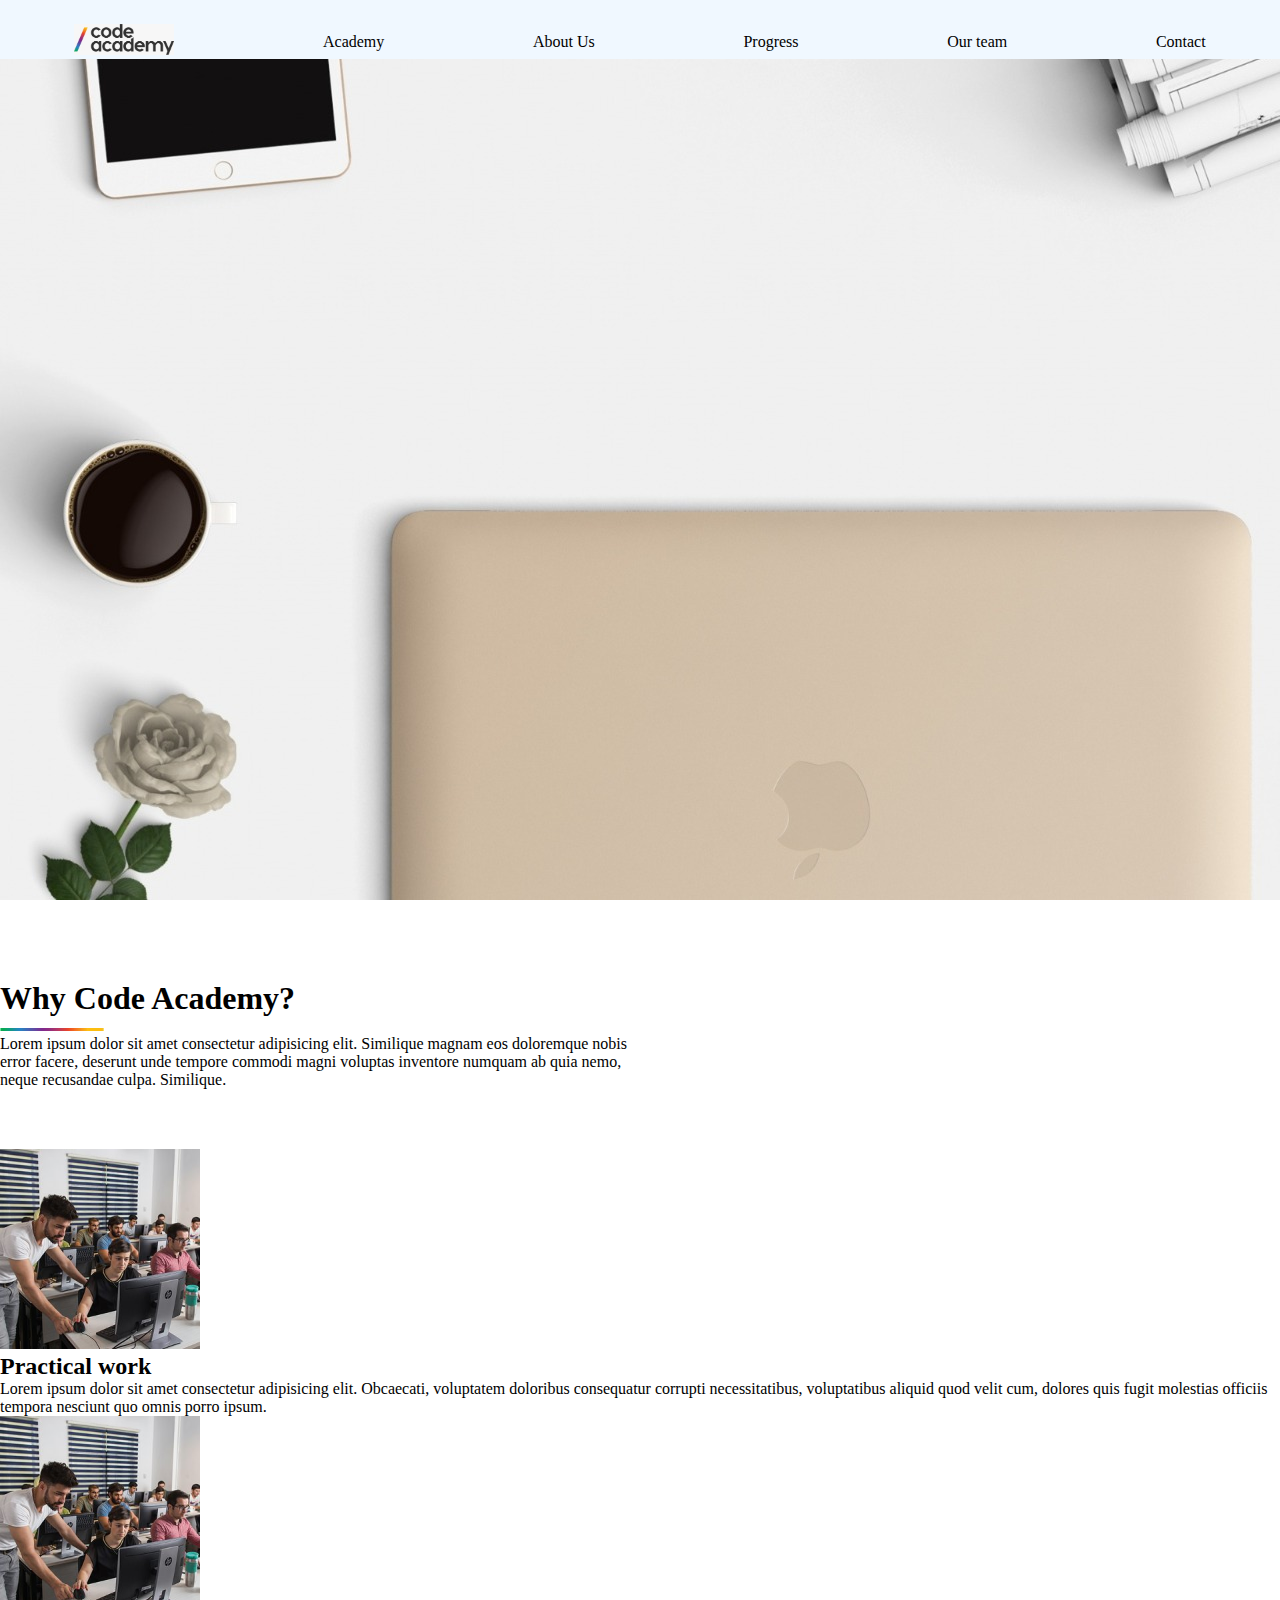
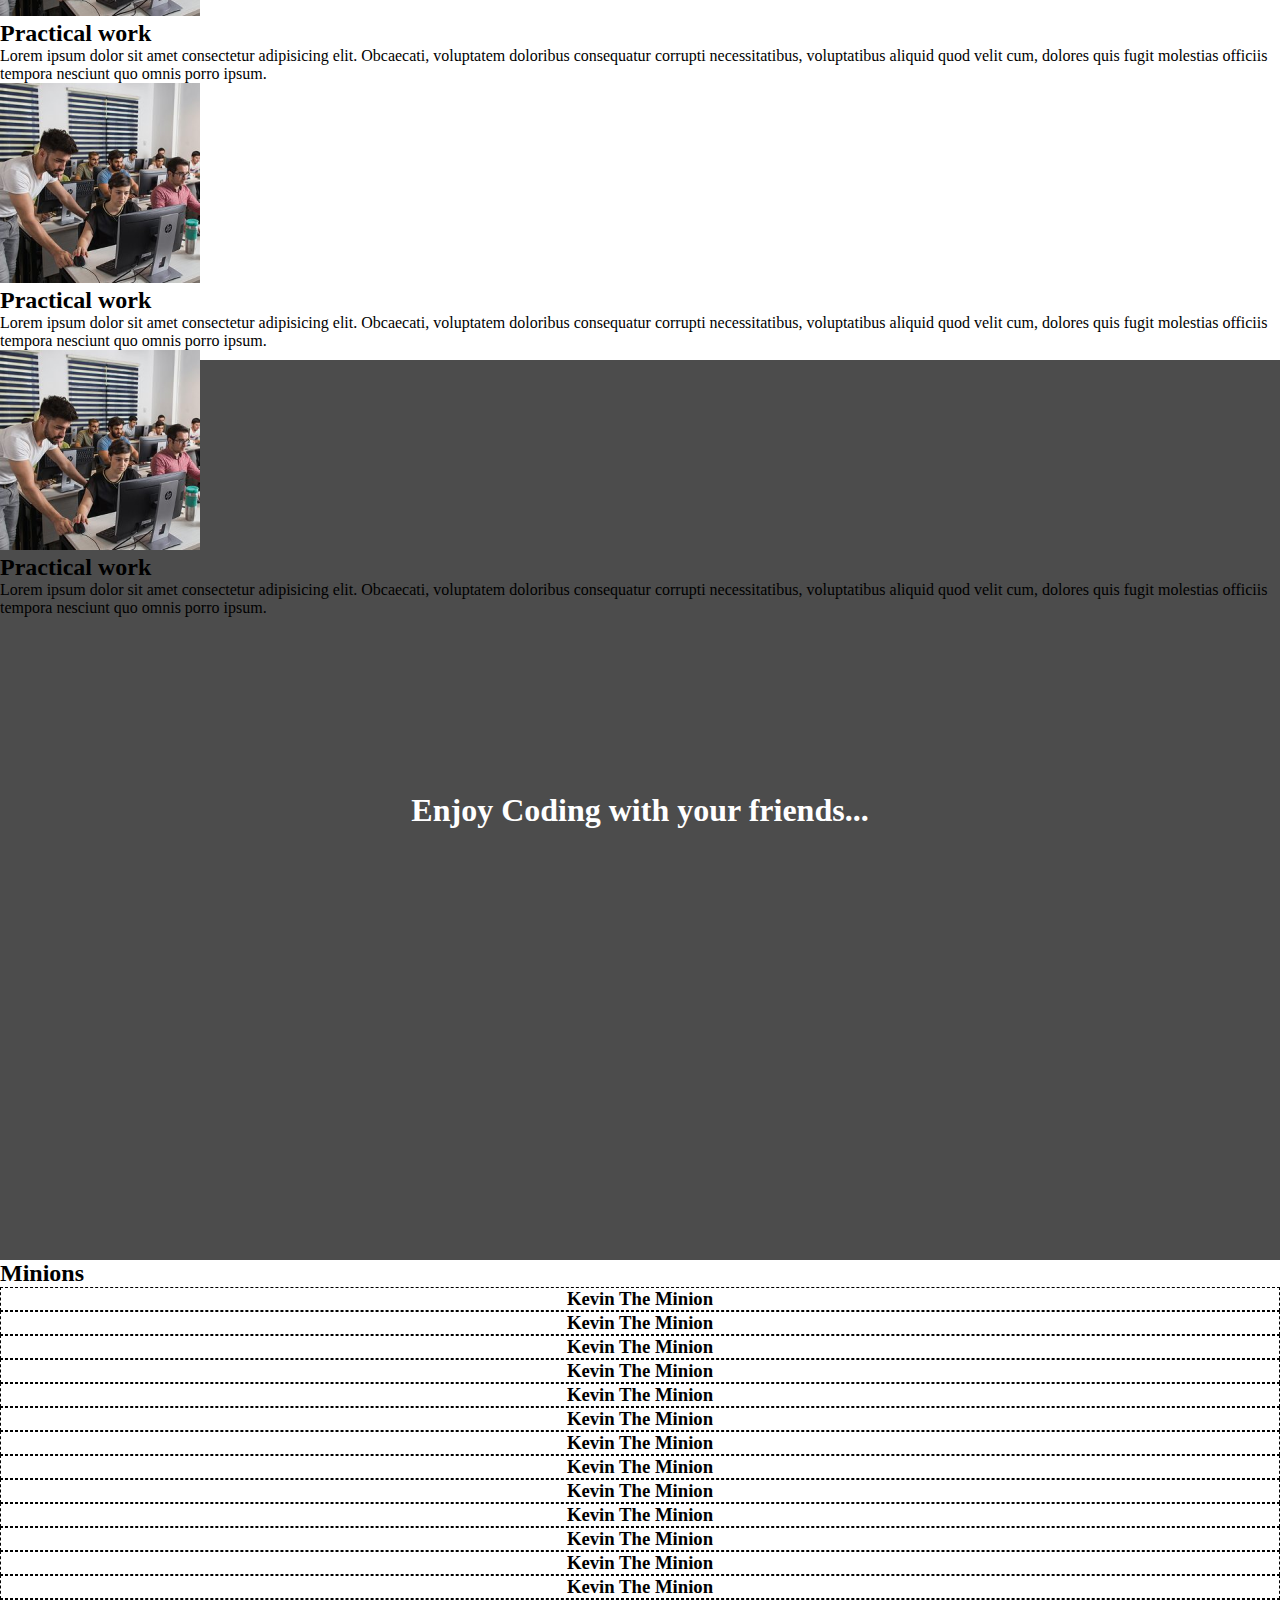
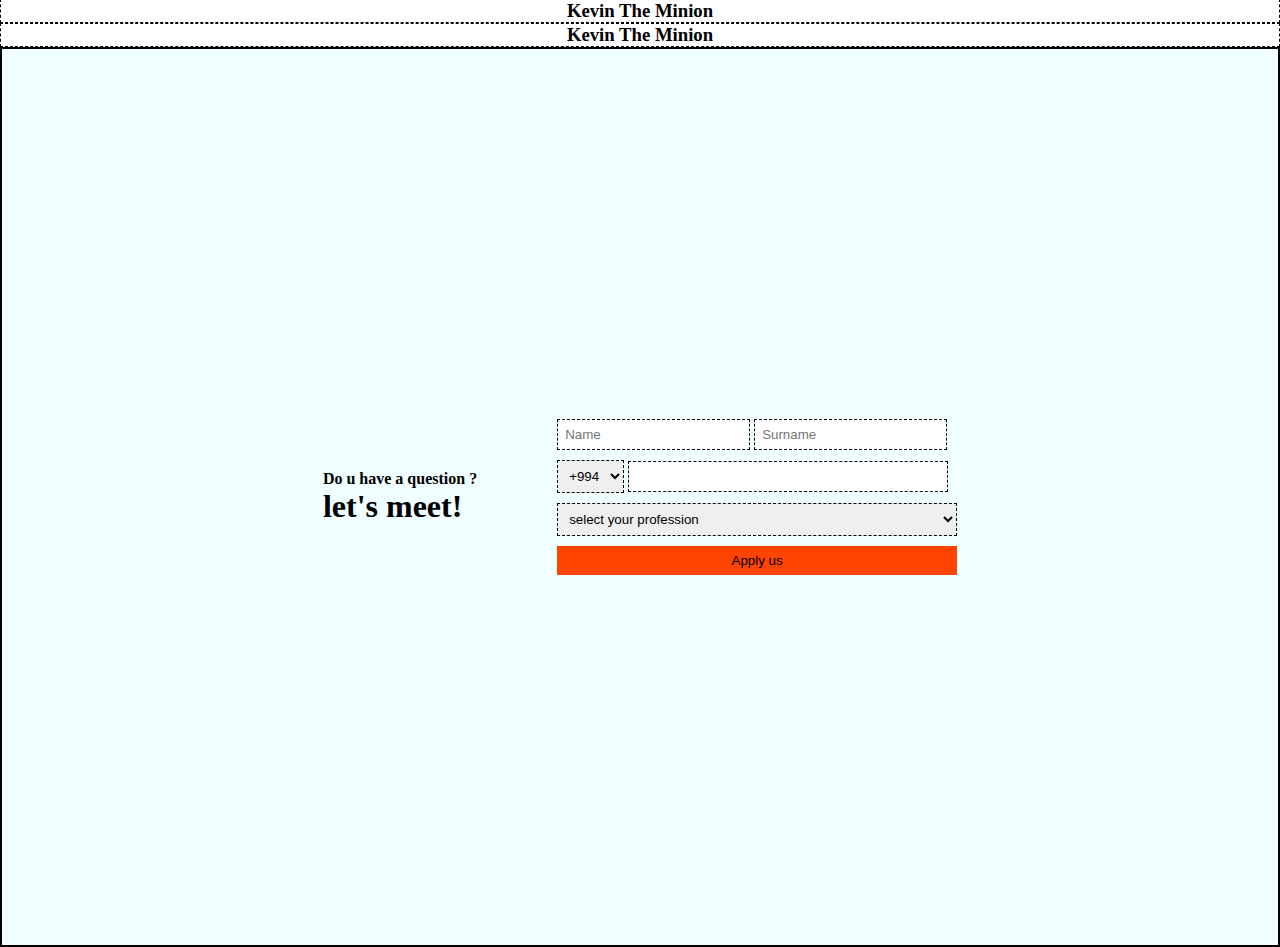
<file: code-academy/index.html>
<!DOCTYPE html>
<html lang="en">
  <head>
    <meta charset="UTF-8" />
    <meta http-equiv="X-UA-Compatible" content="IE=edge" />
    <meta name="viewport" content="width=device-width, initial-scale=1.0" />
    <title>Code Academy</title>
    <link
      href="https://cdn.jsdelivr.net/npm/bootstrap@5.1.3/dist/css/bootstrap.min.css"
      rel="stylesheet"
      integrity="sha384-1BmE4kWBq78iYhFldvKuhfTAU6auU8tT94WrHftjDbrCEXSU1oBoqyl2QvZ6jIW3"
      crossorigin="anonymous"
    />
    <link rel="stylesheet" href="./SCSS/main.css" />
  </head>
  <body>
    <header>
      <div class="container-fluid">
        <nav>
          <ul class="p-0 my-4">
            <li>
              <a href="#home"><img src="./image/logo.jpeg" alt="" /></a>
            </li>
            <li><a href="#home">Academy</a></li>
            <li><a href="#aboutus">About Us</a></li>
            <li><a href="#bg">Progress</a></li>
            <li><a href="">Our team</a></li>
            <li><a href="">Contact</a></li>
          </ul>
        </nav>
      </div>
    </header>
    <section id="home" class="home"></section>
    <section id="aboutus" class="about">
      <div class="container">
        <div class="about-top">
          <h1>Why Code Academy?</h1>
          <img class="line" src="./image/line.jpeg" alt="" />
          <p>
            Lorem ipsum dolor sit amet consectetur adipisicing elit. Similique
            magnam eos doloremque nobis error facere, deserunt unde tempore
            commodi magni voluptas inventore numquam ab quia nemo, neque
            recusandae culpa. Similique.
          </p>
        </div>
        <div class="about-bottom">
          <div class="row mb-5">
            <div class="col-6 d-flex gap-4">
              <img src="./image/guys.jpeg" alt="" />
              <div class="foto-info">
                <h2>Practical work</h2>
                <p>
                  Lorem ipsum dolor sit amet consectetur adipisicing elit.
                  Obcaecati, voluptatem doloribus consequatur corrupti
                  necessitatibus, voluptatibus aliquid quod velit cum, dolores
                  quis fugit molestias officiis tempora nesciunt quo omnis porro
                  ipsum.
                </p>
              </div>
            </div>
            <div class="col-6 d-flex gap-4">
              <img src="./image/guys.jpeg" alt="" />
              <div class="foto-info">
                <h2>Practical work</h2>
                <p>
                  Lorem ipsum dolor sit amet consectetur adipisicing elit.
                  Obcaecati, voluptatem doloribus consequatur corrupti
                  necessitatibus, voluptatibus aliquid quod velit cum, dolores
                  quis fugit molestias officiis tempora nesciunt quo omnis porro
                  ipsum.
                </p>
              </div>
            </div>
          </div>
          <div class="row">
            <div class="col-6 d-flex gap-4">
              <img src="./image/guys.jpeg" alt="" />
              <div class="foto-info">
                <h2>Practical work</h2>
                <p>
                  Lorem ipsum dolor sit amet consectetur adipisicing elit.
                  Obcaecati, voluptatem doloribus consequatur corrupti
                  necessitatibus, voluptatibus aliquid quod velit cum, dolores
                  quis fugit molestias officiis tempora nesciunt quo omnis porro
                  ipsum.
                </p>
              </div>
            </div>
            <div class="col-6 d-flex gap-4">
              <img src="./image/guys.jpeg" alt="" />
              <div class="foto-info">
                <h2>Practical work</h2>
                <p>
                  Lorem ipsum dolor sit amet consectetur adipisicing elit.
                  Obcaecati, voluptatem doloribus consequatur corrupti
                  necessitatibus, voluptatibus aliquid quod velit cum, dolores
                  quis fugit molestias officiis tempora nesciunt quo omnis porro
                  ipsum.
                </p>
              </div>
            </div>
          </div>
        </div>
      </div>
    </section>

    <section id="bg" class="bg-att">
      <div class="bg-opacity">
        <h1>Enjoy Coding with your friends...</h1>
      </div>
      <!-- d-flex flex-column align-items-center -->
    </section>
    <section class="minions">
      <div class="container">
        <h2 class="d-flex justify-content-center p-4">Minions</h2>
        <div class="row flex-nowrap gap-2 mb-2">
          <div class="col col-2 py-5 box box1 bg-primary">
            <h3>Kevin The Minion</h3>
          </div>
          <div class="col col-2 py-5 box box2 bg-danger">
            <h3>Kevin The Minion</h3>
          </div>
          <div class="col col-2 py-5 box box3 bg-primary">
            <h3>Kevin The Minion</h3>
          </div>
          <div class="col col-2 py-5 box box1 bg-danger">
            <h3>Kevin The Minion</h3>
          </div>
          <div class="col col-2 py-5 box box2 bg-primary">
            <h3>Kevin The Minion</h3>
          </div>
          <div class="col col-2 py-5 box box3 bg-danger">
            <h3>Kevin The Minion</h3>
          </div>
        </div>
        <div class="row flex-nowrap gap-2 mb-2">
          <div class="col col-2 py-5 box box1 bg-primary">
            <h3>Kevin The Minion</h3>
          </div>
          <div class="col col-2 py-5 box box2 bg-danger">
            <h3>Kevin The Minion</h3>
          </div>
          <div class="col col-2 py-5 box box3 bg-primary">
            <h3>Kevin The Minion</h3>
          </div>
          <div class="col col-2 py-5 box box1 bg-danger">
            <h3>Kevin The Minion</h3>
          </div>
          <div class="col col-2 py-5 box box2 bg-primary">
            <h3>Kevin The Minion</h3>
          </div>
          <div class="col col-2 py-5 box box3 bg-danger">
            <h3>Kevin The Minion</h3>
          </div>
        </div>
        <div class="row flex-nowrap gap-2 mb-2">
          <div class="col col-2 py-5 box box1 bg-primary">
            <h3>Kevin The Minion</h3>
          </div>
          <div class="col col-2 py-5 box box2 bg-danger">
            <h3>Kevin The Minion</h3>
          </div>
          <div class="col col-2 py-5 box box3 bg-primary">
            <h3>Kevin The Minion</h3>
          </div>
        </div>
      </div>
    </section>
    <section class="contact">
      <div class="left">
        <h4>Do u have a question ?</h4>
        <h1 class="ps-5">let's meet!</h1>
      </div>
      <div class="right">
        <form action="">
          <div class="top">
            <input placeholder="Name" type="text" name="" id="" class="name" />
            <input
              placeholder="Surname"
              type="text"
              name=""
              id=""
              class="name"
            />
          </div>
          <div class="med">
            <select name="" id="top" class="name">
              <option value="+994">+994</option>
              <option value="+994">+90</option>
            </select>
            <input class="input-x name" type="text" name="" id="numb" />
          </div>
          <div class="select-profession">
            <select class="name" name="" id="select">
              <option value="" hidden>select your profession</option>
            </select>
            <button >Apply us</button>
          </div>
        </form>
      </div>
    </section>
  </body>
</html>
</file>
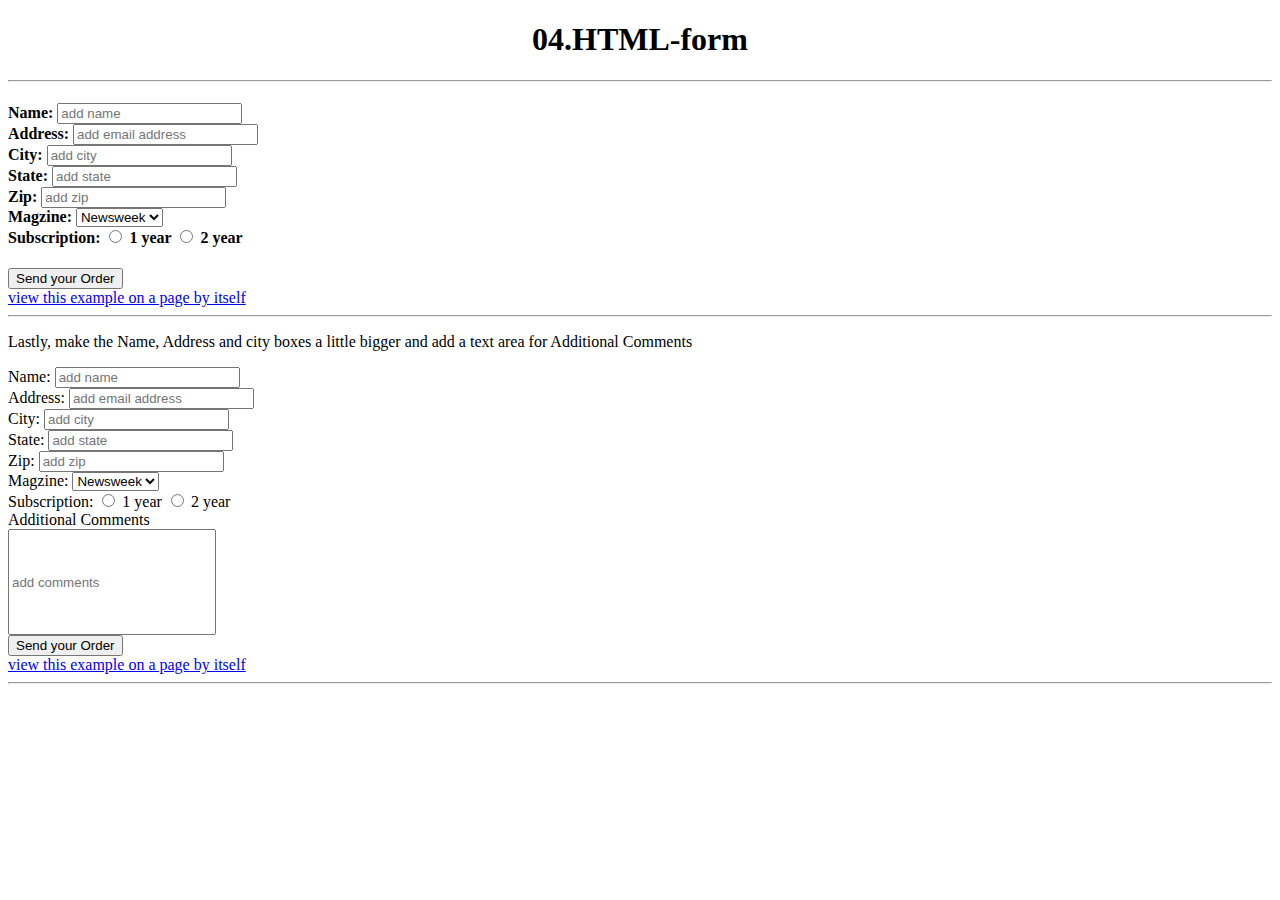
<file: 04.HTML_GitHub/form.html>
<!DOCTYPE html>
<html lang="en">
<head>
    <meta charset="UTF-8">
    <meta http-equiv="X-UA-Compatible" content="IE=edge">
    <meta name="viewport" content="width=device-width, initial-scale=1.0">
    <title>04.HTML-form</title>
</head>
<head><h1><b><center>04.HTML-form</center></b></h1><head>
    <hr>

<body>
    <section class="sec1">
        <form><h4><label for="q" placeholder="add name">Name:</label>
            <input type="text" placeholder="add name" id="q">
            <br>
            <label for="e" placeholder="add email address">Address:</label>
            <input type="email" placeholder="add email address" id="e">
            <br>
            <label for="r" placeholder="add city">City:</label>
            <input type="text" placeholder="add city" id="r">
            <br>
            <label for="t" placeholder="add state">State:</label>
            <input type="text" placeholder="add state" id="t">
            <br>
            <label for="y" placeholder="add zip">Zip:</label>
            <input type="text" placeholder="add zip" id="y">
            <br>
            <label for="u">Magzine:</label>
            <select><option value="newsweek">Newsweek</option></select>
            <br>
            <label>Subscription:</label>
            <input type="radio" id="o" name="l">
            <label for="o">1 year</label>
            <input type="radio" id="k" name="l">
            <label for="k">2 year</label></h4>
            <button value="Submit">Send your Order</button>
            <br>
            <a target="_blank" href="https://www.google.com/url?sa=t&rct=j&q=&esrc=s&source=web&cd=&cad=rja&uact=8&ved=2ahUKEwiC_vXBmMj9AhWMRfEDHTy8DZMQFnoECAkQAQ&url=https%3A%2F%2Fwww.javatpoint.com%2Fhtml-form-input-types&usg=AOvVaw2q8ThML2BsAXl9u4zu_7Mo">view this example on a page by itself</a>
        </form>
    </section>
    <hr>
<section class="sec2">
    <form>
        <p>Lastly, make the Name, Address and city boxes a little bigger and add a text area for Additional Comments</p>
        <label for="q" placeholder="add name">Name:</label>
        <input type="text" placeholder="add name" id="q">
        <br>
        <label for="e" placeholder="add email address">Address:</label>
        <input type="email" placeholder="add email address" id="e">
        <br>
        <label for="r" placeholder="add city">City:</label>
        <input type="text" placeholder="add city" id="r">
        <br>
        <label for="t" placeholder="add state">State:</label>
        <input type="text" placeholder="add state" id="t">
        <br>
        <label for="y" placeholder="add zip">Zip:</label>
        <input type="text" placeholder="add zip" id="y">
        <br>
        <label for="u">Magzine:</label>
        <select><option value="newsweek">Newsweek</option></select>
        <br>
        <label>Subscription:</label>
        <input type="radio" id="o" name="l">
        <label for="o">1 year</label>
        <input type="radio" id="k" name="l">
        <label for="k">2 year</label>
        <br>
        <label for="j" placeholder="add comments">Additional Comments</label>
        <br>
        <input type="textarea" style="width: 200px; height: 100px;" placeholder="add comments" id="j">
        <br>
        <button value="Submit">Send your Order</button>
        <br>
        <a target="_blank" href="https://www.google.com/url?sa=t&rct=j&q=&esrc=s&source=web&cd=&cad=rja&uact=8&ved=2ahUKEwiC_vXBmMj9AhWMRfEDHTy8DZMQFnoECAkQAQ&url=https%3A%2F%2Fwww.javatpoint.com%2Fhtml-form-input-types&usg=AOvVaw2q8ThML2BsAXl9u4zu_7Mo">view this example on a page by itself</a>
        
    </form>
</section>
<hr>
</body>
</html>
</file>
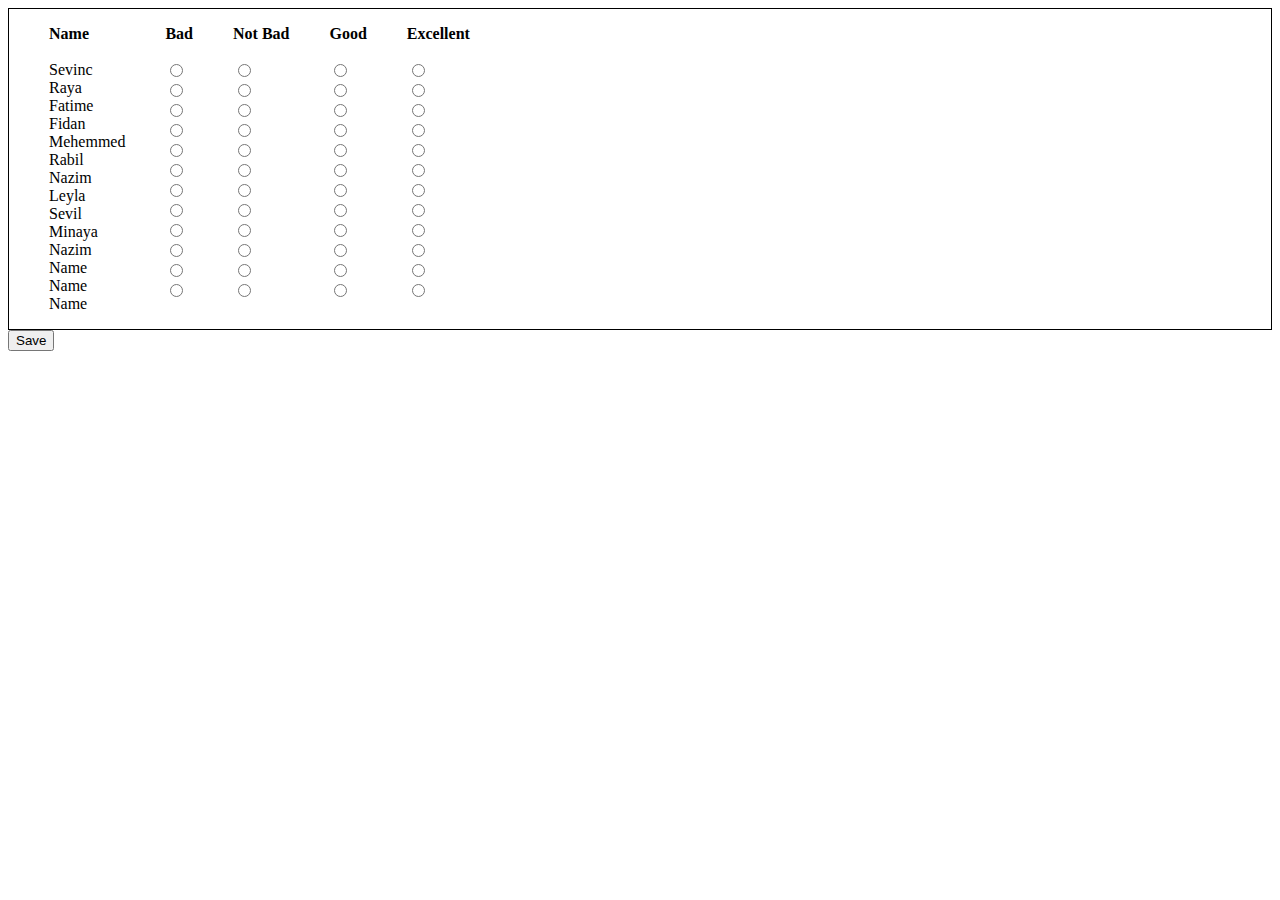
<file: 04.HTML_GitHub/home.html>
<!DOCTYPE html>
<html lang="en">
  <head>
    <meta charset="UTF-8" />
    <meta http-equiv="X-UA-Compatible" content="IE=edge" />
    <meta name="viewport" content="width=device-width, initial-scale=1.0" />
    <title>Home page</title>
  </head>
  <body>
    <!-- <h1><center>What is your level?</center></h1> -->
    <div style="border: 1px solid black; display: flex">
      <ul type="none">
        <li><b>Name</b></li>
        <br />
        <li>Sevinc</li>
        <li>Raya</li>
        <li>Fatime</li>
        <li>Fidan</li>
        <li>Mehemmed</li>
        <li>Rabil</li>
        <li>Nazim</li>
        <li>Leyla</li>
        <li>Sevil</li>
        <li>Minaya</li>
        <li>Nazim</li>
        <li>Name</li>
        <li>Name</li>
        <li>Name</li>
      </ul>

      <ul type="none">
        <li><b>Bad</b></li>
        <br />
        <li ><input type="radio" name="d" /></li>
        <li ><input type="radio" name="d"/></li>
        <li ><input type="radio" name="d"/></li>
        <li ><input type="radio" name="d"/></li>
        <li ><input type="radio" name="d"/></li>
        <li ><input type="radio" name="d"/></li>
        <li ><input type="radio" name="d"/></li>
        <li ><input type="radio" name="d"/></li>
        <li ><input type="radio" name="d"/></li>
        <li ><input type="radio" name="d"/></li>
        <li ><input type="radio" name="d"/></li>
        <li ><input type="radio" name="d"/></li>
      </ul>
      <ul type="none">
        <li><b>Not Bad</b></li>
        <br />
        <li name="d"><input type="radio" /></li>
        <li name="d"><input type="radio" /></li>
        <li name="d"><input type="radio" /></li>
        <li name="d"><input type="radio" /></li>
        <li name="d"><input type="radio" /></li>
        <li name="d"><input type="radio" /></li>
        <li name="d"><input type="radio" /></li>
        <li name="d"><input type="radio" /></li>
        <li name="d"><input type="radio" /></li>
        <li name="d"><input type="radio" /></li>
        <li name="d"><input type="radio" /></li>
        <li name="d"><input type="radio" /></li>
      </ul>
      <ul type="none">
        <li><b>Good</b></li>
        <br />
        <li name="d"><input type="radio" /></li>
        <li name="d"><input type="radio" /></li>
        <li name="d"><input type="radio" /></li>
        <li name="d"><input type="radio" /></li>
        <li name="d"><input type="radio" /></li>
        <li name="d"><input type="radio" /></li>
        <li name="d"><input type="radio" /></li>
        <li name="d"><input type="radio" /></li>
        <li name="d"><input type="radio" /></li>
        <li name="d"><input type="radio" /></li>
        <li name="d"><input type="radio" /></li>
        <li name="d"><input type="radio" /></li>
      </ul>
      <ul type="none">
        <li><b>Excellent</b></li>
        <br />
        <li name="d"><input type="radio" /></li>
        <li name="d"><input type="radio" /></li>
        <li name="d"><input type="radio" /></li>
        <li name="d"><input type="radio" /></li>
        <li name="d"><input type="radio" /></li>
        <li name="d"><input type="radio" /></li>
        <li name="d"><input type="radio" /></li>
        <li name="d"><input type="radio" /></li>
        <li name="d"><input type="radio" /></li>
        <li name="d"><input type="radio" /></li>
        <li name="d"><input type="radio" /></li>
        <li name="d"><input type="radio" /></li>
      </ul>
    </div>
    <button type="submit">Save</button>
  </body>
</html>
</file>
<file: 07.CSS-Box-Model/style.css>
* {
  margin: 0;
  padding: 0;
  text-decoration: none;
  list-style: none;
}
nav ul {
  display: flex;
  justify-content: space-around;
  align-items: center;
}
.bg-img {
  background-image: url(./image/foto1.jfif);
  background-position: center;
  background-repeat: no-repeat;
  background-size: cover;
  height: 100vh;
  display: flex;
  
}
.text {
  display: flex;
  flex-direction: column;
  justify-content: center;
  align-items: flex-start;
  margin-left: 20px;
}
footer {
  display: flex;
  justify-content:space-around;
  background-color: darkgray;
}
#ul1 {
  display: flex;
  justify-content:space-around
}
p {
  width: 50%;
  font-family: 'Poppins', sans-serif;
}
#learnma {
  border: solid black 2px;
  padding: 10px;
}
#sec2 {
  background-image: url(./image/sec2bg.jfif);
  background-position: center;
  background-repeat: no-repeat;
  background-size: cover;
  height: 100vh;
  display: flex;
  background-attachment: fixed;
}
a:hover
{
    background-color:rgb(146, 146, 241);
    border-radius: 8px;
    border-color: none;
    padding: 10px;
}
</file>
<file: 08.CSS-display-Flex/style.css>
h1{
    text-align: center;
}
.sec1{
    border: 2px solid rgb(0, 0, 0);
    height:100%;
}

.colordiv{
    width: 100%;
    display: flex;
    justify-content: center;
    align-items: center;
}
.first{
    height: 80px;
    width: 100%;
    border: 1px solid rgb(0, 0, 0);
    margin: 8px 8px;
    display: flex;
    align-items: center;
    justify-content: center;
    
}
.first:first-child{
    background-color: aqua;
}
.first:nth-child(2){
    background-color: blueviolet;
}
.first:nth-child(3){
    background-color: rgb(226, 147, 43);
}
.first:nth-child(4){
    background-color: rgb(81, 117, 47);
}
.first:nth-child(5){
    background-color: rgb(226, 43, 171);
}
</file>
<file: 09.Layout-Position/style.css>
* {
  margin: 0;
  padding: 0;
  box-sizing: border-box;
  text-decoration: none;
  list-style: none;
}
/* header */
header nav ul {
  display: flex;
  width: 100%;
  justify-content: space-around;
  align-items: center;
  background-color: rgb(204, 169, 103);
  position: fixed;
  top: 0;
}
header nav ul li a:hover {
  background-color: cadetblue;
}
header nav ul li {
  border-radius: 8px;
}
/* header nav ul li a{
    position: relative;
} */
.Search {
  display: flex;
  align-items: center;
  justify-content: center;
  color: rgba(0, 0, 0, 0);
  background-color: rgba(0, 0, 0, 0);
  border: none;
  width: 50%;
}

img {
  width: 50px;
}

#sec1 {
  height: 100vh;
  display: flex;
  background-image: url(./image/sec1bg.gif);
  background-repeat: no-repeat;
  background-size: cover;
}
#sec2 {
  background-color: bisque;
  height: 100vh;
  background-attachment: fixed;
}
#sec1 .info {
  display: flex;
  flex-direction: column;
  justify-content: center;
  width: 50%;
  padding: 30px;
}
#sec3 {
  height: 100vh;
  background-color: burlywood;
  position: relative;
}
.box {
  position: absolute;
  width: 200px;
  height: 200px;
  display: flex;
  justify-content: center;
  align-items: center;
  font-size: 22px;
  font-weight: bold;
  background-color: brown;
}
.box1 {
  right: 0;
}

.box3 {
  right: 0;
  bottom: 0;
}
.box4 {
  left: 0;
  bottom: 0;
}
.box5 {
  left: 50%;
  top: 50%;
  transform: translate(-50%, -50%);
}
</file>
<file: 13.Transform-Animation/style.css>
* {
    margin: 0;
    padding: 0;
    box-sizing: border-box;
  }
  .container {
    height: 100vh;
    display: flex;
    justify-content: center;
    align-items: center;
    gap: 40px;
  }
  .box {
    height: 150px;
    width: 150px;
    display: flex;
    justify-content: center;
    align-items: center;
    font-size: 20px;
    color: white;
    flex-direction: column;
    transition: 0.7s;
  }
  .box span {
    display: none;
  }
  .box:hover span {
    display: block;
  }
  .box:hover {
    color: black;
  }
  .box:hover h4 {
    display: none;
  }
  .box1 {
    background-color: darkred;
  }
  .box1:hover {
    animation-name: box1;
    animation-duration: 2s;
  }
  .box2 {
    background-color: darkgreen;
  }
  .box2:hover {
    animation-duration: 2s;
    transform: translate(30%, -90%);
  }
  .box3:hover {
    animation-name: box3;
    animation-duration: 2s;
  }
  .box3 {
    background-color: darkblue;
  }
  .box4 {
    background-color: darkorange;
  }
  .box4:hover {
    animation-name: box4;
    animation-duration: 2s;
  }
  .sec1,
  .bg {
    height: 100vh;
    display: flex;
    justify-content: center;
    align-items: center;
  }
  .sec1 {
    background-color: black;
  }
  .bg {
    animation: rotate-bg-yer 100s infinite linear;
  }
  .sec1 .yer {
    width: 200px;
    animation: rotate-bg-yer 10s infinite linear;
  }
  .sec1 .mars {
    width: 80px;
    position: relative;
    top: 20%;
    left: 40%;
  }
  
  @keyframes box1 {
    from {
      transform: scale(1);
    }
    to {
      transform: scale(1.2);
    }
  }
  @keyframes box3 {
    from {
      transform: rotateY(0deg);
    }
    to {
      transform: rotateY(180deg);
    }
  }
  @keyframes box4 {
    from {
      transform: skewX(0deg);
    }
    to {
      transform: skewX(20deg);
    }
  }
  @keyframes rotate-bg-yer {
    from {
      transform: rotate(0deg);
    }
    to {
      transform: rotate(360deg);
    }
  }
</file>
<file: 14.SAS-SCSS/scss/main.css>
* {
  margin: 0;
  padding: 0%;
  box-sizing: border-box;
  list-style: none;
  text-decoration: none;
}

footer {
  display: flex;
  justify-content: space-around;
  align-items: center;
  gap: 30px;
  padding: 20px;
  background-color: cadetblue;
  height: 50vh;
}
footer .academy {
  display: flex;
  flex-direction: column;
  height: 200px;
  gap: 30px;
}
footer .academy ul li a {
  color: white;
}

section {
  height: 100vh;
}
section .boxes {
  height: 100vh;
  gap: 30px;
  display: flex;
  justify-content: center;
  align-items: center;
  border: 2px solid black;
}
section .boxes .box {
  display: flex;
  justify-content: center;
  align-items: center;
  height: 200px;
  width: 200px;
  background-color: yellow;
  border: 1px dashed black;
  transition: 1s;
}
section .boxes .box h3 {
  display: block;
}
section .boxes .box:hover {
  background-repeat: no-repeat;
  background-size: cover;
  transform: rotateX(360deg);
}
section .boxes .box:hover h3 {
  display: none;
}
section .boxes .box1:hover {
  background-image: url(./image/minions2.jpeg);
}
section .boxes .box2:hover {
  background-image: url(./image/minions1.jpeg);
}
section .boxes .box3:hover {
  background-image: url(./image/minions3.jpeg);
}

header {
  height: 7vh;
  background-color: black;
}
header nav ul {
  padding: 10px;
  display: flex;
  justify-content: space-around;
  align-items: center;
}
header nav ul li {
  transition: 0.5s;
  padding: 5px 14px;
  border-radius: 8px;
}
header nav ul li:hover {
  transform: scale(1.2);
  background-color: white;
}
header nav ul li:hover a {
  color: black;
}
header nav ul li a {
  color: white;
}/*# sourceMappingURL=main.css.map */
</file>
<file: code-academy/SCSS/main.css>
* {
  margin: 0;
  padding: 0;
  text-decoration: none;
  box-sizing: border-box;
  list-style: none;
}

header {
  background-color: red;
}
header nav {
  position: fixed;
  left: 0;
  top: 0;
  width: 100%;
  background-color: aliceblue;
}
header nav ul {
  margin-top: 24px;
  height: 100%;
  display: flex;
  justify-content: space-around;
  align-items: center;
}
header nav ul li a {
  color: black;
  text-decoration: none;
  position: relative;
}
header nav ul li a:hover::after {
  content: "";
  border: 1px solid red;
  display: block;
  position: absolute;
  width: 60px;
}
header nav ul li a img {
  width: 100px;
}

.about {
  height: 100vh;
  gap: 50px;
  margin: 80px 0;
}
.about .about-top {
  width: 50%;
  margin-bottom: 60px;
}
.about .about-bottom {
  gap: 50px;
}
.about .about-bottom img {
  width: 200px;
  height: 200px;
}

.home {
  height: 100vh;
  background-image: url(../image/first-bg.jpeg);
  background-size: cover;
  background-repeat: no-repeat;
}

.contact {
  height: 100vh;
  display: flex;
  justify-content: center;
  align-items: center;
  border: 2px solid black;
  background-color: azure;
  gap: 80px;
}
.contact .right .name {
  border: 1px dashed black;
  margin-bottom: 10px;
  padding: 7px;
}
.contact .right .input-x {
  width: 320px;
  border: 1px dashed black;
}
.contact #select {
  width: 400px;
  border: 1px dashed black;
}
.contact button {
  display: block;
  width: 400px;
  background-color: orangered;
  border: transparent;
  padding: 7px;
}

.bg-att {
  height: 100vh;
  background-image: url(../image/bg-att.jpeg);
  background-size: cover;
  background-repeat: no-repeat;
  background-attachment: fixed;
}
.bg-att .bg-opacity {
  background-color: rgba(0, 0, 0, 0.7);
  height: 100%;
  display: flex;
  justify-content: center;
  align-items: center;
}
.bg-att .bg-opacity h1 {
  color: white;
}

.minions {
  height: 100%;
}
.minions .container .box {
  display: flex;
  justify-content: center;
  align-items: center;
  border: 1px dashed black;
}
.minions .container .box:hover {
  animation-name: box;
  animation-duration: 1s;
}
.minions .container .box:hover h3 {
  display: none;
}
.minions .container .box1:hover {
  background-image: url(../image/minion.jpeg);
  background-size: cover;
  background-repeat: no-repeat;
}
.minions .container .box2:hover {
  background-image: url(../image/mini2.jpeg);
  background-size: cover;
  background-repeat: no-repeat;
}
.minions .container .box3:hover {
  background-image: url(../image/mini3.jpeg);
  background-size: cover;
  background-repeat: no-repeat;
}

@keyframes box {
  0% {
    transform: rotateX(0deg);
  }
  50% {
    transform: rotateX(90deg);
  }
  100% {
    transform: rotateX(0deg);
  }
}/*# sourceMappingURL=main.css.map */
</file>
